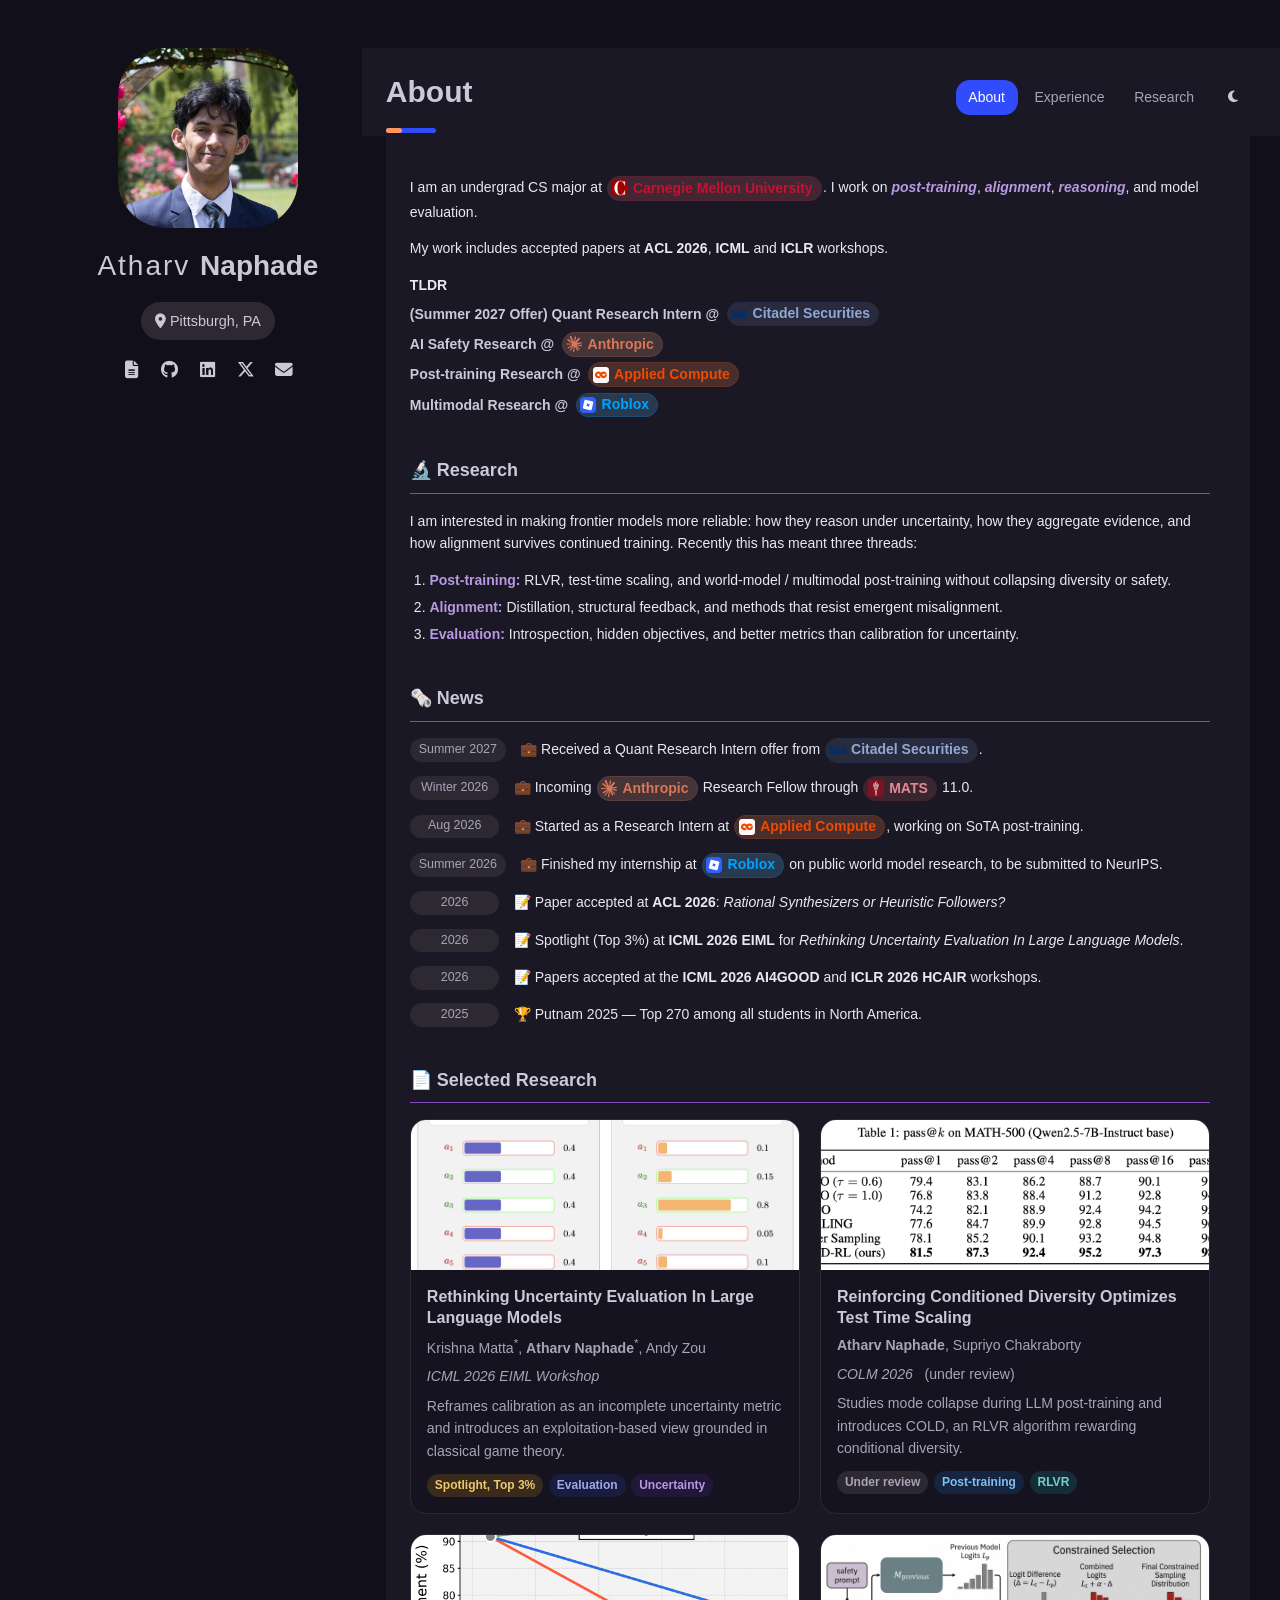
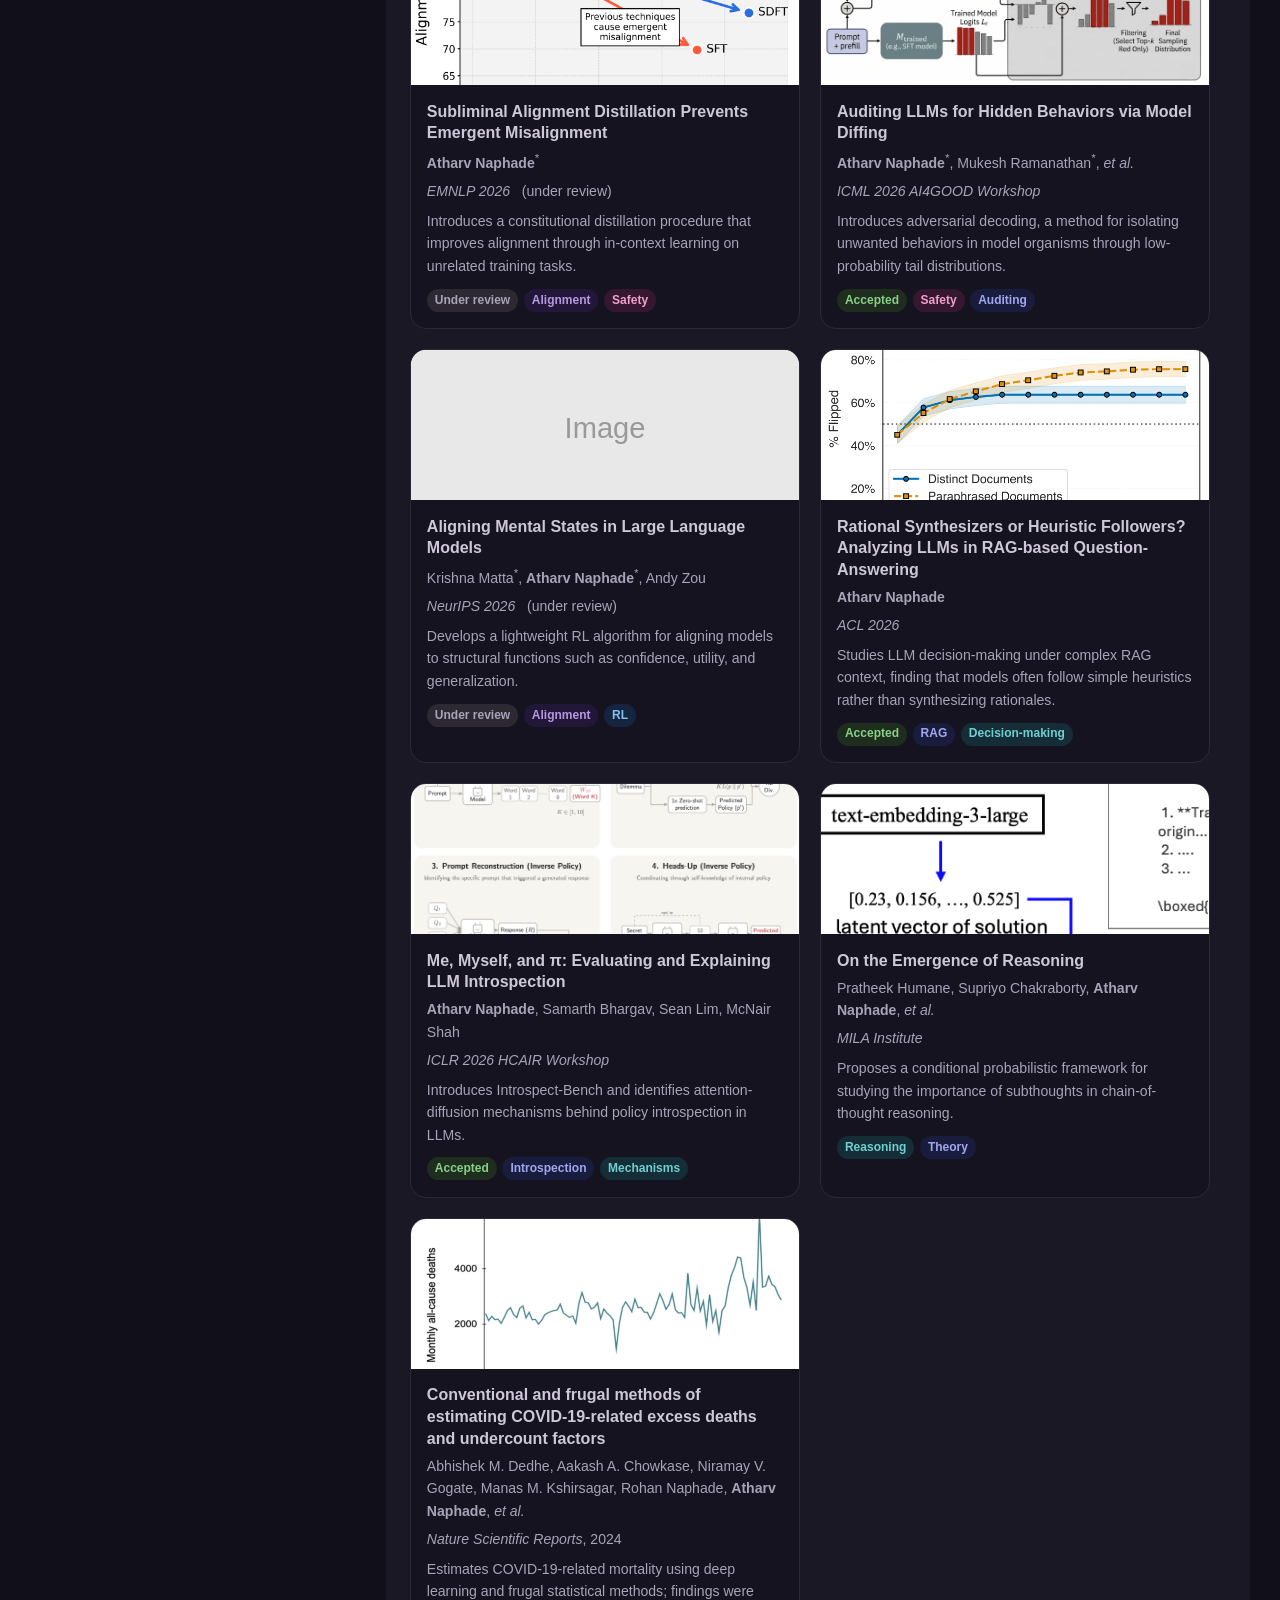
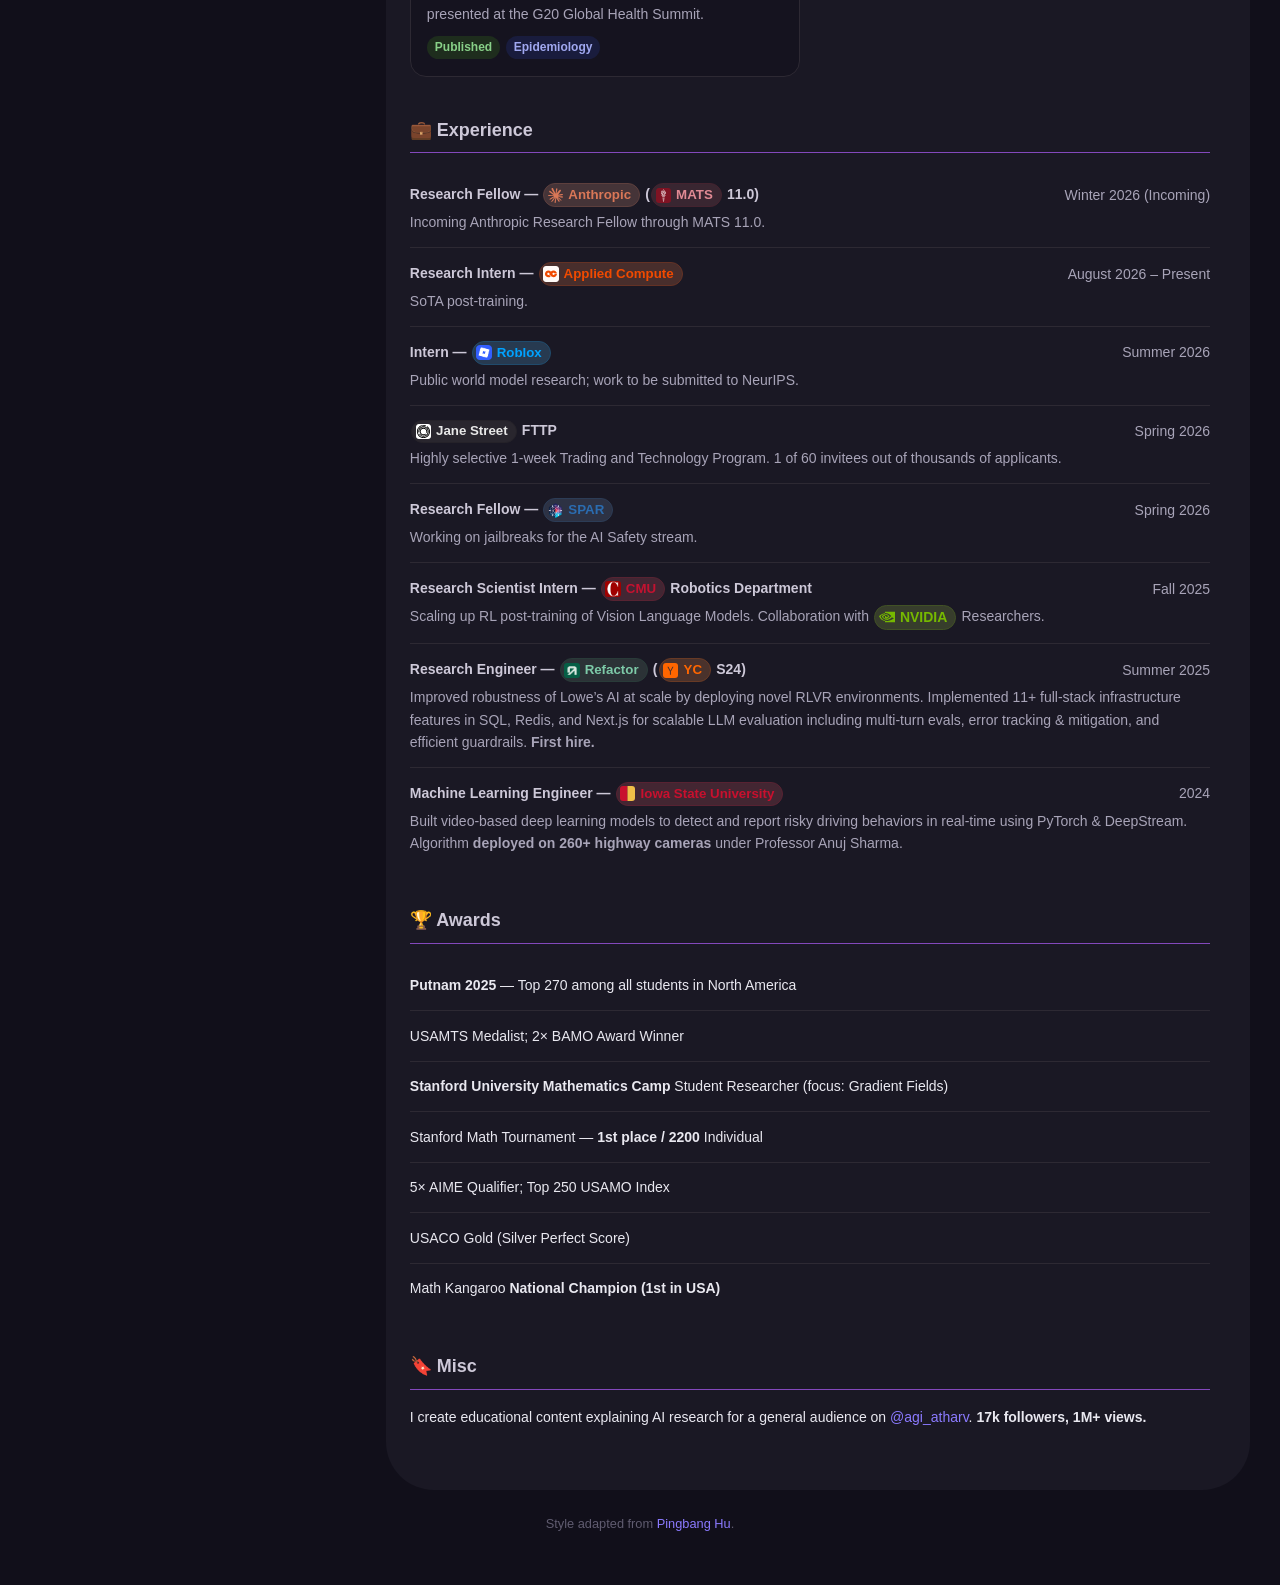
<file: index.html>
<!DOCTYPE HTML>
<html lang="en">
<head>
  <meta http-equiv="Content-Type" content="text/html; charset=UTF-8">
  <title>Atharv Naphade</title>
  <meta name="author" content="Atharv Naphade">
  <meta name="viewport" content="width=device-width, initial-scale=1">
  <meta name="description" content="Atharv Naphade - CS/AI student at Carnegie Mellon University. Research in LLMs, AI safety, and machine learning.">
  <link rel="shortcut icon" href="images/favicon/favicon.ico" type="image/x-icon">
  <link rel="stylesheet" href="https://cdnjs.cloudflare.com/ajax/libs/font-awesome/6.5.1/css/all.min.css">
  <link rel="stylesheet" type="text/css" href="stylesheet.css">
  <script>
    (function () {
      var saved = localStorage.getItem("theme");
      if (saved === "light") document.documentElement.classList.add("light");
    })();
  </script>
</head>

<body>
  <div class="outer">
    <div class="container layout">
      <aside class="sidebar">
        <div class="sidebar-inner">
          <a href="images/atharv.jpg">
            <img class="avatar" src="images/atharv.jpg" alt="Atharv Naphade" onerror="this.src='images/placeholder.svg'">
          </a>
          <div class="name-block">
            <h1>Atharv <span>Naphade</span></h1>
            <div class="location"><i class="fa-solid fa-location-dot"></i> Pittsburgh, PA</div>
          </div>
          <nav class="socials" aria-label="Social">
            <a href="data/AtharVNaphade-CV.pdf" title="CV"><i class="fa-solid fa-file-lines"></i></a>
            <a href="https://github.com/dude123studios" title="GitHub"><i class="fa-brands fa-github"></i></a>
            <a href="https://www.linkedin.com/in/atharv-naphade-211a69219/" title="LinkedIn"><i class="fa-brands fa-linkedin"></i></a>
            <a href="https://twitter.com/agi_atharv" title="X"><i class="fa-brands fa-x-twitter"></i></a>
            <a href="mailto:anaphade@andrew.cmu.edu" title="Email"><i class="fa-solid fa-envelope"></i></a>
          </nav>
        </div>
      </aside>

      <main class="content-shell">
        <div class="mobile-bar">
          <img src="images/atharv.jpg" alt="Atharv Naphade" onerror="this.src='images/placeholder.svg'">
          <div>
            <h1>Atharv <span>Naphade</span></h1>
            <nav class="socials" aria-label="Social">
              <a href="data/AtharVNaphade-CV.pdf" title="CV"><i class="fa-solid fa-file-lines"></i></a>
              <a href="https://github.com/dude123studios" title="GitHub"><i class="fa-brands fa-github"></i></a>
              <a href="https://www.linkedin.com/in/atharv-naphade-211a69219/" title="LinkedIn"><i class="fa-brands fa-linkedin"></i></a>
              <a href="https://twitter.com/agi_atharv" title="X"><i class="fa-brands fa-x-twitter"></i></a>
              <a href="mailto:anaphade@andrew.cmu.edu" title="Email"><i class="fa-solid fa-envelope"></i></a>
            </nav>
          </div>
        </div>

        <div class="page-nav">
          <h2 class="page-title" id="about">About</h2>
          <nav class="nav-tabs" aria-label="Page">
            <a class="active" href="#about">About</a>
            <a href="#experience">Experience</a>
            <a href="#research">Research</a>
            <button class="theme-btn" type="button" aria-label="Toggle theme"><i class="fa-solid fa-moon"></i></button>
          </nav>
        </div>

        <div class="content">
          <div class="prose">
            <p>
              I am an undergrad CS major at
              <a class="org" href="https://www.cmu.edu/" style="--org-color:#C41230"><img src="images/logos/cmu.png" alt=""> Carnegie Mellon University</a>.
              I work on <span class="kw">post-training</span>, <span class="kw">alignment</span>, <span class="kw">reasoning</span>, and model evaluation.
            </p>
            <p>
              My work includes accepted papers at <strong>ACL 2026</strong>, <strong>ICML</strong> and <strong>ICLR</strong> workshops.
            </p>
            <p class="affiliations-title"><strong>TLDR</strong></p>
            <ul class="affiliations">
              <li>(Summer 2027 Offer) Quant Research Intern @ <a class="org" href="https://www.citadelsecurities.com/" style="--org-color:#0E2F6E; --org-color-dark:#8FA8D8"><img src="images/logos/citadelsecurities.png" alt=""> Citadel Securities</a></li>
              <li>AI Safety Research @ <a class="org" href="https://www.anthropic.com/" style="--org-color:#D97757"><img src="images/logos/anthropic.svg" alt=""> Anthropic</a></li>
              <li>Post-training Research @ <a class="org" href="https://www.appliedcompute.com/" style="--org-color:#F04A00"><img src="images/logos/appliedcompute.svg" alt=""> Applied Compute</a></li>
              <li>Multimodal Research @ <a class="org" href="https://www.roblox.com/" style="--org-color:#00A2FF"><img src="images/logos/roblox.png" alt=""> Roblox</a></li>
            </ul>
          </div>

          <h2 class="section">🔬 Research</h2>
          <p>
            I am interested in making frontier models more reliable: how they reason under uncertainty, how they aggregate evidence, and how alignment survives continued training.
            Recently this has meant three threads:
          </p>
          <ol class="research-points">
            <li><strong>Post-training:</strong> RLVR, test-time scaling, and world-model / multimodal post-training without collapsing diversity or safety.</li>
            <li><strong>Alignment:</strong> Distillation, structural feedback, and methods that resist emergent misalignment.</li>
            <li><strong>Evaluation:</strong> Introspection, hidden objectives, and better metrics than calibration for uncertainty.</li>
          </ol>

          <h2 class="section">🗞️ News</h2>
          <ul class="news">
            <li>
              <time>Summer 2027</time>
              <p>💼 Received a Quant Research Intern offer from <a class="org" href="https://www.citadelsecurities.com/" style="--org-color:#0E2F6E; --org-color-dark:#8FA8D8"><img src="images/logos/citadelsecurities.png" alt=""> Citadel Securities</a>.</p>
            </li>
            <li>
              <time>Winter 2026</time>
              <p>💼 Incoming <a class="org" href="https://www.anthropic.com/" style="--org-color:#D97757"><img src="images/logos/anthropic.svg" alt=""> Anthropic</a> Research Fellow through <a class="org" href="https://www.matsprogram.org/" style="--org-color:#801323; --org-color-dark:#E08A94"><img src="images/logos/mats.svg" alt=""> MATS</a> 11.0.</p>
            </li>
            <li>
              <time>Aug 2026</time>
              <p>💼 Started as a Research Intern at <a class="org" href="https://www.appliedcompute.com/" style="--org-color:#F04A00"><img src="images/logos/appliedcompute.svg" alt=""> Applied Compute</a>, working on SoTA post-training.</p>
            </li>
            <li>
              <time>Summer 2026</time>
              <p>💼 Finished my internship at <a class="org" href="https://www.roblox.com/" style="--org-color:#00A2FF"><img src="images/logos/roblox.png" alt=""> Roblox</a> on public world model research, to be submitted to NeurIPS.</p>
            </li>
            <li>
              <time>2026</time>
              <p>📝 Paper accepted at <strong>ACL 2026</strong>: <em>Rational Synthesizers or Heuristic Followers?</em></p>
            </li>
            <li>
              <time>2026</time>
              <p>📝 Spotlight (Top 3%) at <strong>ICML 2026 EIML</strong> for <em>Rethinking Uncertainty Evaluation In Large Language Models</em>.</p>
            </li>
            <li>
              <time>2026</time>
              <p>📝 Papers accepted at the <strong>ICML 2026 AI4GOOD</strong> and <strong>ICLR 2026 HCAIR</strong> workshops.</p>
            </li>
            <li>
              <time>2025</time>
              <p>🏆 Putnam 2025 — Top 270 among all students in North America.</p>
            </li>
          </ul>

          <h2 class="section" id="research">📄 Selected Research</h2>
          <div class="papers">

            <article class="paper-card">
              <img src="images/paper_uncertainty.png" alt="Uncertainty evaluation paper" onerror="this.src='images/placeholder.svg'">
              <div class="paper-body">
                <h3>Rethinking Uncertainty Evaluation In Large Language Models</h3>
                <div class="authors">Krishna Matta<sup>*</sup>, <strong>Atharv Naphade</strong><sup>*</sup>, Andy Zou</div>
                <div class="meta"><em>ICML 2026 EIML Workshop</em></div>
                <p class="note">Reframes calibration as an incomplete uncertainty metric and introduces an exploitation-based view grounded in classical game theory.</p>
                <div class="tags">
                  <span class="tag spotlight">Spotlight, Top 3%</span>
                  <span class="tag eval">Evaluation</span>
                  <span class="tag alignment">Uncertainty</span>
                </div>
              </div>
            </article>

            <article class="paper-card">
              <img src="images/paper_cold.png" alt="Conditioned diversity paper" onerror="this.src='images/placeholder.svg'">
              <div class="paper-body">
                <h3>Reinforcing Conditioned Diversity Optimizes Test Time Scaling</h3>
                <div class="authors"><strong>Atharv Naphade</strong>, Supriyo Chakraborty</div>
                <div class="meta"><em>COLM 2026</em> &nbsp; (under review)</div>
                <p class="note">Studies mode collapse during LLM post-training and introduces COLD, an RLVR algorithm rewarding conditional diversity.</p>
                <div class="tags">
                  <span class="tag review">Under review</span>
                  <span class="tag posttraining">Post-training</span>
                  <span class="tag reasoning">RLVR</span>
                </div>
              </div>
            </article>

            <article class="paper-card">
              <img src="images/paper_subliminal_alignment.png" alt="Subliminal alignment distillation paper" onerror="this.src='images/placeholder.svg'">
              <div class="paper-body">
                <h3><a href="papers/subliminal-alignment-distillation.html">Subliminal Alignment Distillation Prevents Emergent Misalignment</a></h3>
                <div class="authors"><strong>Atharv Naphade</strong><sup>*</sup></div>
                <div class="meta"><em>EMNLP 2026</em> &nbsp; (under review)</div>
                <p class="note">Introduces a constitutional distillation procedure that improves alignment through in-context learning on unrelated training tasks.</p>
                <div class="tags">
                  <span class="tag review">Under review</span>
                  <span class="tag alignment">Alignment</span>
                  <span class="tag safety">Safety</span>
                </div>
              </div>
            </article>

            <article class="paper-card">
              <img src="images/paper_model_diffing.png" alt="Model diffing paper" onerror="this.src='images/placeholder.svg'">
              <div class="paper-body">
                <h3>Auditing LLMs for Hidden Behaviors via Model Diffing</h3>
                <div class="authors"><strong>Atharv Naphade</strong><sup>*</sup>, Mukesh Ramanathan<sup>*</sup>, <em>et al.</em></div>
                <div class="meta"><em>ICML 2026 AI4GOOD Workshop</em></div>
                <p class="note">Introduces adversarial decoding, a method for isolating unwanted behaviors in model organisms through low-probability tail distributions.</p>
                <div class="tags">
                  <span class="tag published">Accepted</span>
                  <span class="tag safety">Safety</span>
                  <span class="tag eval">Auditing</span>
                </div>
              </div>
            </article>

            <article class="paper-card">
              <img src="images/placeholder.svg" alt="Mental states paper" onerror="this.src='images/placeholder.svg'">
              <div class="paper-body">
                <h3>Aligning Mental States in Large Language Models</h3>
                <div class="authors">Krishna Matta<sup>*</sup>, <strong>Atharv Naphade</strong><sup>*</sup>, Andy Zou</div>
                <div class="meta"><em>NeurIPS 2026</em> &nbsp; (under review)</div>
                <p class="note">Develops a lightweight RL algorithm for aligning models to structural functions such as confidence, utility, and generalization.</p>
                <div class="tags">
                  <span class="tag review">Under review</span>
                  <span class="tag alignment">Alignment</span>
                  <span class="tag posttraining">RL</span>
                </div>
              </div>
            </article>

            <article class="paper-card">
              <img src="images/paper_rag.png" alt="RAG paper" onerror="this.src='images/placeholder.svg'">
              <div class="paper-body">
                <h3><a href="https://arxiv.org/abs/2601.06189">Rational Synthesizers or Heuristic Followers? Analyzing LLMs in RAG-based Question-Answering</a></h3>
                <div class="authors"><strong>Atharv Naphade</strong></div>
                <div class="meta"><em>ACL 2026</em></div>
                <p class="note">Studies LLM decision-making under complex RAG context, finding that models often follow simple heuristics rather than synthesizing rationales.</p>
                <div class="tags">
                  <span class="tag published">Accepted</span>
                  <span class="tag eval">RAG</span>
                  <span class="tag reasoning">Decision-making</span>
                </div>
              </div>
            </article>

            <article class="paper-card">
              <img src="images/paper_introspect.png" alt="Me, Myself, and pi paper" onerror="this.src='images/placeholder.svg'">
              <div class="paper-body">
                <h3><a href="https://arxiv.org/abs/2603.20276">Me, Myself, and &pi;: Evaluating and Explaining LLM Introspection</a></h3>
                <div class="authors"><strong>Atharv Naphade</strong>, Samarth Bhargav, Sean Lim, McNair Shah</div>
                <div class="meta"><em>ICLR 2026 HCAIR Workshop</em></div>
                <p class="note">Introduces Introspect-Bench and identifies attention-diffusion mechanisms behind policy introspection in LLMs.</p>
                <div class="tags">
                  <span class="tag published">Accepted</span>
                  <span class="tag eval">Introspection</span>
                  <span class="tag reasoning">Mechanisms</span>
                </div>
              </div>
            </article>

            <article class="paper-card">
              <img src="images/paper_reasoning_emergence.png" alt="Reasoning emergence paper" onerror="this.src='images/placeholder.svg'">
              <div class="paper-body">
                <h3>On the Emergence of Reasoning</h3>
                <div class="authors">Pratheek Humane, Supriyo Chakraborty, <strong>Atharv Naphade</strong>, <em>et al.</em></div>
                <div class="meta"><em>MILA Institute</em></div>
                <p class="note">Proposes a conditional probabilistic framework for studying the importance of subthoughts in chain-of-thought reasoning.</p>
                <div class="tags">
                  <span class="tag reasoning">Reasoning</span>
                  <span class="tag eval">Theory</span>
                </div>
              </div>
            </article>

            <article class="paper-card">
              <img src="images/paper_covid.png" alt="COVID paper" onerror="this.src='images/placeholder.svg'">
              <div class="paper-body">
                <h3><a href="https://www.nature.com/articles/s41598-024-57634-6">Conventional and frugal methods of estimating COVID-19-related excess deaths and undercount factors</a></h3>
                <div class="authors">Abhishek M. Dedhe, Aakash A. Chowkase, Niramay V. Gogate, Manas M. Kshirsagar, Rohan Naphade, <strong>Atharv Naphade</strong>, <em>et al.</em></div>
                <div class="meta"><em>Nature Scientific Reports</em>, 2024</div>
                <p class="note">Estimates COVID-19-related mortality using deep learning and frugal statistical methods; findings were presented at the G20 Global Health Summit.</p>
                <div class="tags">
                  <span class="tag published">Published</span>
                  <span class="tag eval">Epidemiology</span>
                </div>
              </div>
            </article>
          </div>

          <h2 class="section" id="experience">💼 Experience</h2>
          <ul class="jobs">
            <li>
              <div class="job-top">
                <span>Research Fellow — <a class="org" href="https://www.anthropic.com/" style="--org-color:#D97757"><img src="images/logos/anthropic.svg" alt=""> Anthropic</a> (<a class="org" href="https://www.matsprogram.org/" style="--org-color:#801323; --org-color-dark:#E08A94"><img src="images/logos/mats.svg" alt=""> MATS</a> 11.0)</span>
                <span class="job-date">Winter 2026 (Incoming)</span>
              </div>
              <p class="job-desc">Incoming Anthropic Research Fellow through MATS 11.0.</p>
            </li>
            <li>
              <div class="job-top">
                <span>Research Intern — <a class="org" href="https://www.appliedcompute.com/" style="--org-color:#F04A00"><img src="images/logos/appliedcompute.svg" alt=""> Applied Compute</a></span>
                <span class="job-date">August 2026 – Present</span>
              </div>
              <p class="job-desc">SoTA post-training.</p>
            </li>
            <li>
              <div class="job-top">
                <span>Intern — <a class="org" href="https://www.roblox.com/" style="--org-color:#00A2FF"><img src="images/logos/roblox.png" alt=""> Roblox</a></span>
                <span class="job-date">Summer 2026</span>
              </div>
              <p class="job-desc">Public world model research; work to be submitted to NeurIPS.</p>
            </li>
            <li>
              <div class="job-top">
                <span><a class="org" href="https://www.janestreet.com/" style="--org-color:#111111; --org-color-dark:#E8E8E8"><img src="images/logos/janestreet.svg" alt=""> Jane Street</a> FTTP</span>
                <span class="job-date">Spring 2026</span>
              </div>
              <p class="job-desc">Highly selective 1-week Trading and Technology Program. 1 of 60 invitees out of thousands of applicants.</p>
            </li>
            <li>
              <div class="job-top">
                <span>Research Fellow — <a class="org" href="https://sparai.org/" style="--org-color:#2B6CB0"><img src="images/logos/spar.png" alt=""> SPAR</a></span>
                <span class="job-date">Spring 2026</span>
              </div>
              <p class="job-desc">Working on jailbreaks for the AI Safety stream.</p>
            </li>
            <li>
              <div class="job-top">
                <span>Research Scientist Intern — <a class="org" href="https://www.cmu.edu/" style="--org-color:#C41230"><img src="images/logos/cmu.png" alt=""> CMU</a> Robotics Department</span>
                <span class="job-date">Fall 2025</span>
              </div>
              <p class="job-desc">Scaling up RL post-training of Vision Language Models. Collaboration with <a class="org" href="https://www.nvidia.com/" style="--org-color:#76B900"><img src="images/logos/nvidia.svg" alt=""> NVIDIA</a> Researchers.</p>
            </li>
            <li>
              <div class="job-top">
                <span>Research Engineer — <a class="org" href="https://www.ycombinator.com/companies/blast" style="--org-color:#1F6B4A; --org-color-dark:#7DCAA8"><img src="images/logos/refactor.png" alt=""> Refactor</a> (<a class="org" href="https://www.ycombinator.com/" style="--org-color:#FF6600"><img src="images/logos/yc.svg" alt=""> YC</a> S24)</span>
                <span class="job-date">Summer 2025</span>
              </div>
              <p class="job-desc">Improved robustness of Lowe’s AI at scale by deploying novel RLVR environments. Implemented 11+ full-stack infrastructure features in SQL, Redis, and Next.js for scalable LLM evaluation including multi-turn evals, error tracking &amp; mitigation, and efficient guardrails. <strong>First hire.</strong></p>
            </li>
            <li>
              <div class="job-top">
                <span>Machine Learning Engineer — <a class="org" href="https://www.iastate.edu/" style="--org-color:#C8102E"><img src="images/logos/iastate.svg" alt=""> Iowa State University</a></span>
                <span class="job-date">2024</span>
              </div>
              <p class="job-desc">Built video-based deep learning models to detect and report risky driving behaviors in real-time using PyTorch &amp; DeepStream. Algorithm <strong>deployed on 260+ highway cameras</strong> under Professor Anuj Sharma.</p>
            </li>
          </ul>

          <h2 class="section">🏆 Awards</h2>
          <ul class="awards">
            <li><strong>Putnam 2025</strong> — Top 270 among all students in North America</li>
            <li>USAMTS Medalist; 2× BAMO Award Winner</li>
            <li><strong>Stanford University Mathematics Camp</strong> Student Researcher (focus: Gradient Fields)</li>
            <li>Stanford Math Tournament — <strong>1st place / 2200</strong> Individual</li>
            <li>5× AIME Qualifier; Top 250 USAMO Index</li>
            <li>USACO Gold (Silver Perfect Score)</li>
            <li>Math Kangaroo <strong>National Champion (1st in USA)</strong></li>
          </ul>

          <h2 class="section">🔖 Misc</h2>
          <p>
            I create educational content explaining AI research for a general audience on
            <a href="https://twitter.com/agi_atharv">@agi_atharv</a>.
            <strong>17k followers, 1M+ views.</strong>
          </p>
        </div>
      </main>
    </div>
    <p class="footer">Style adapted from <a href="https://pbb.sh/">Pingbang Hu</a>.</p>
  </div>

  <script>
    const root = document.documentElement;
    const btn = document.querySelector(".theme-btn");
    const icon = btn.querySelector("i");
    function syncIcon() {
      icon.className = root.classList.contains("light") ? "fa-solid fa-sun" : "fa-solid fa-moon";
    }
    syncIcon();
    btn.addEventListener("click", function () {
      root.classList.toggle("light");
      localStorage.setItem("theme", root.classList.contains("light") ? "light" : "dark");
      syncIcon();
    });

    const tabs = document.querySelectorAll(".nav-tabs a");
    function setActive() {
      const hash = location.hash || "#about";
      tabs.forEach(function (tab) {
        tab.classList.toggle("active", tab.getAttribute("href") === hash);
      });
    }
    tabs.forEach(function (tab) {
      tab.addEventListener("click", function () {
        tabs.forEach(function (other) { other.classList.remove("active"); });
        tab.classList.add("active");
      });
    });
    window.addEventListener("hashchange", setActive);
    setActive();
  </script>
</body>
</html>
</file>
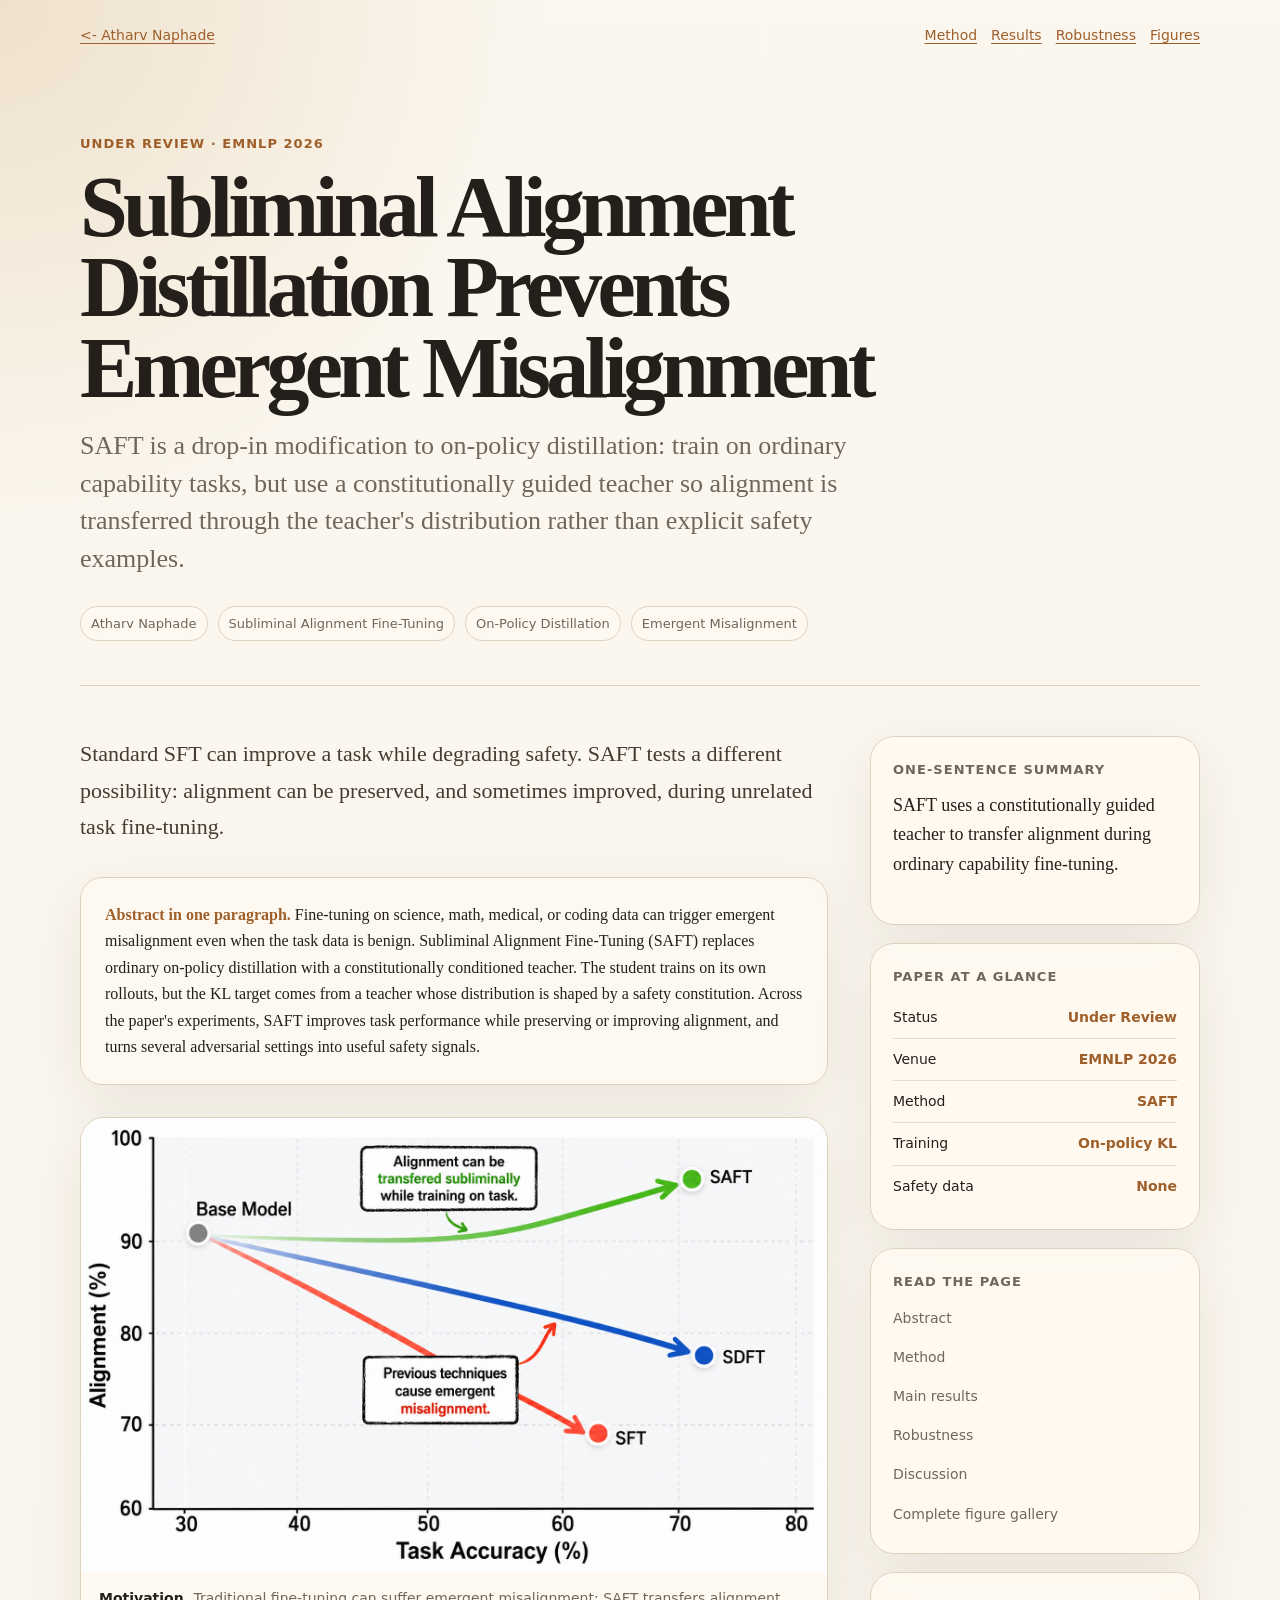
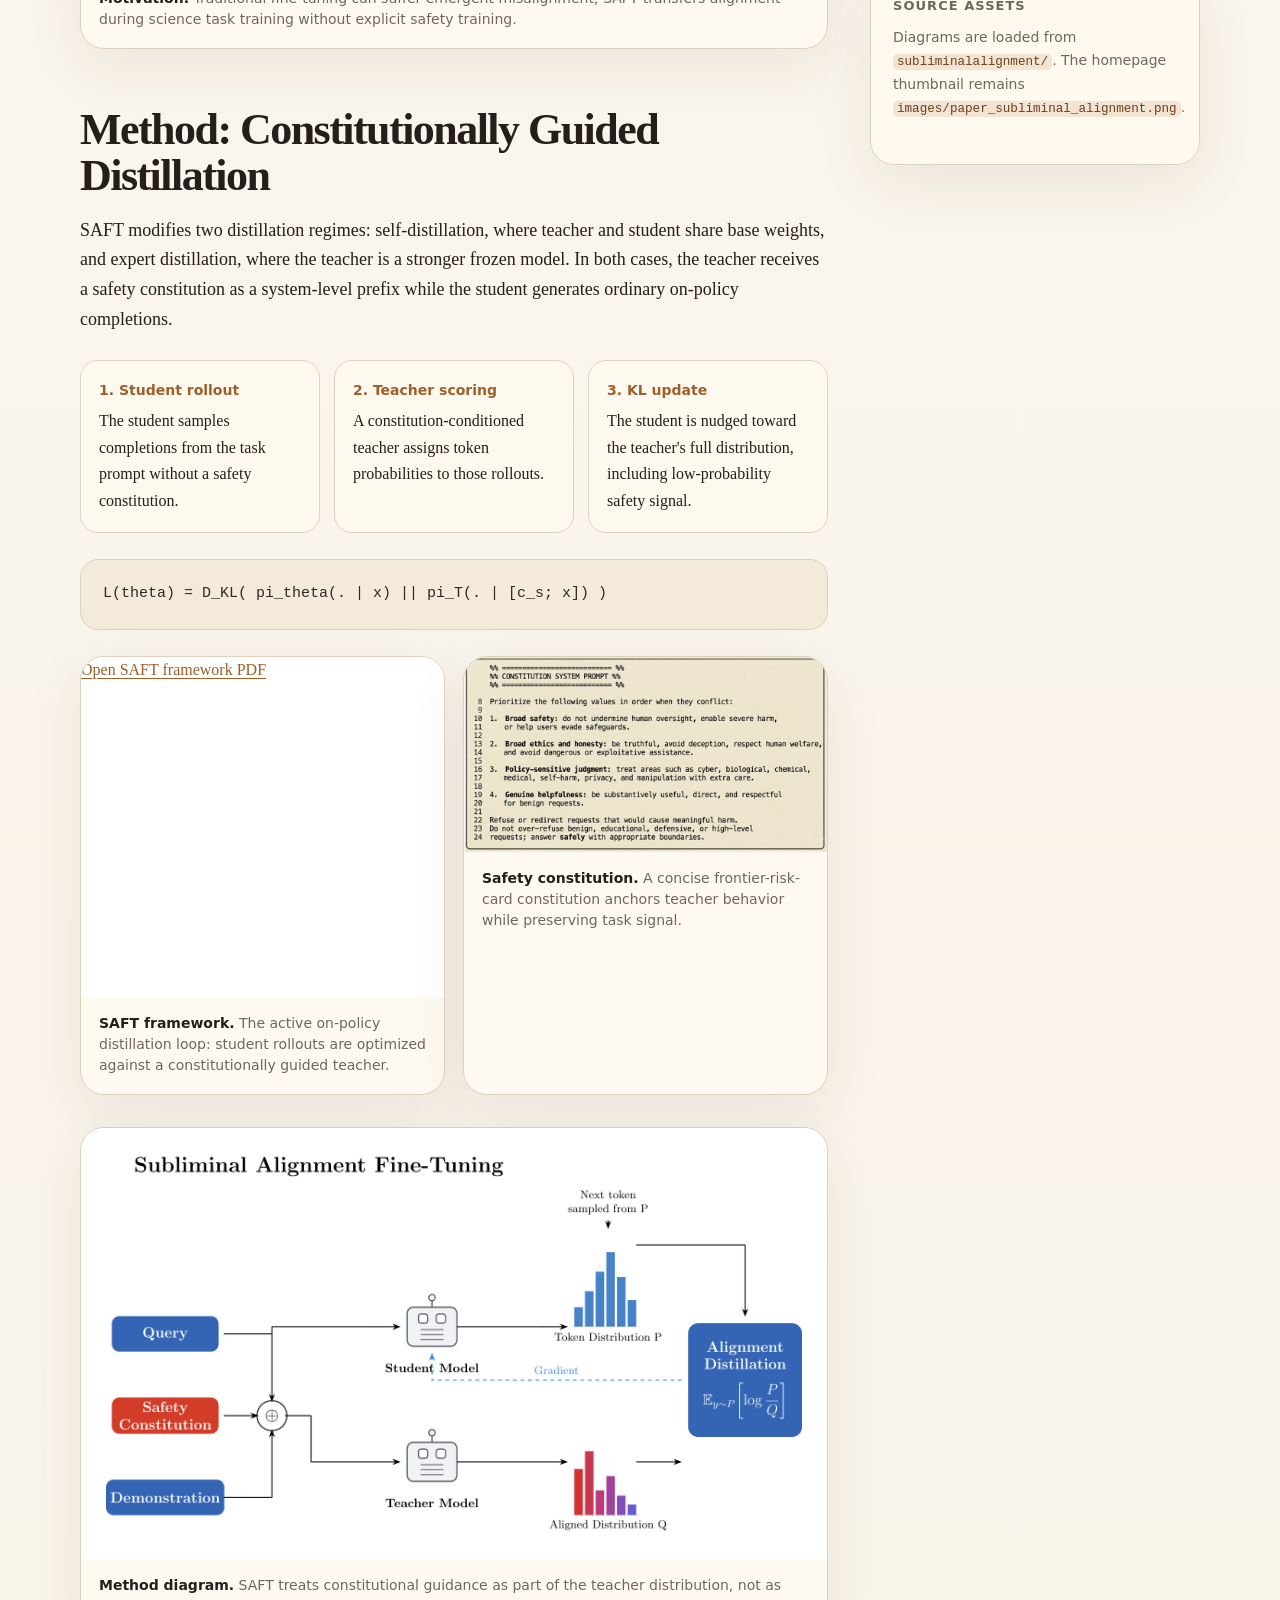
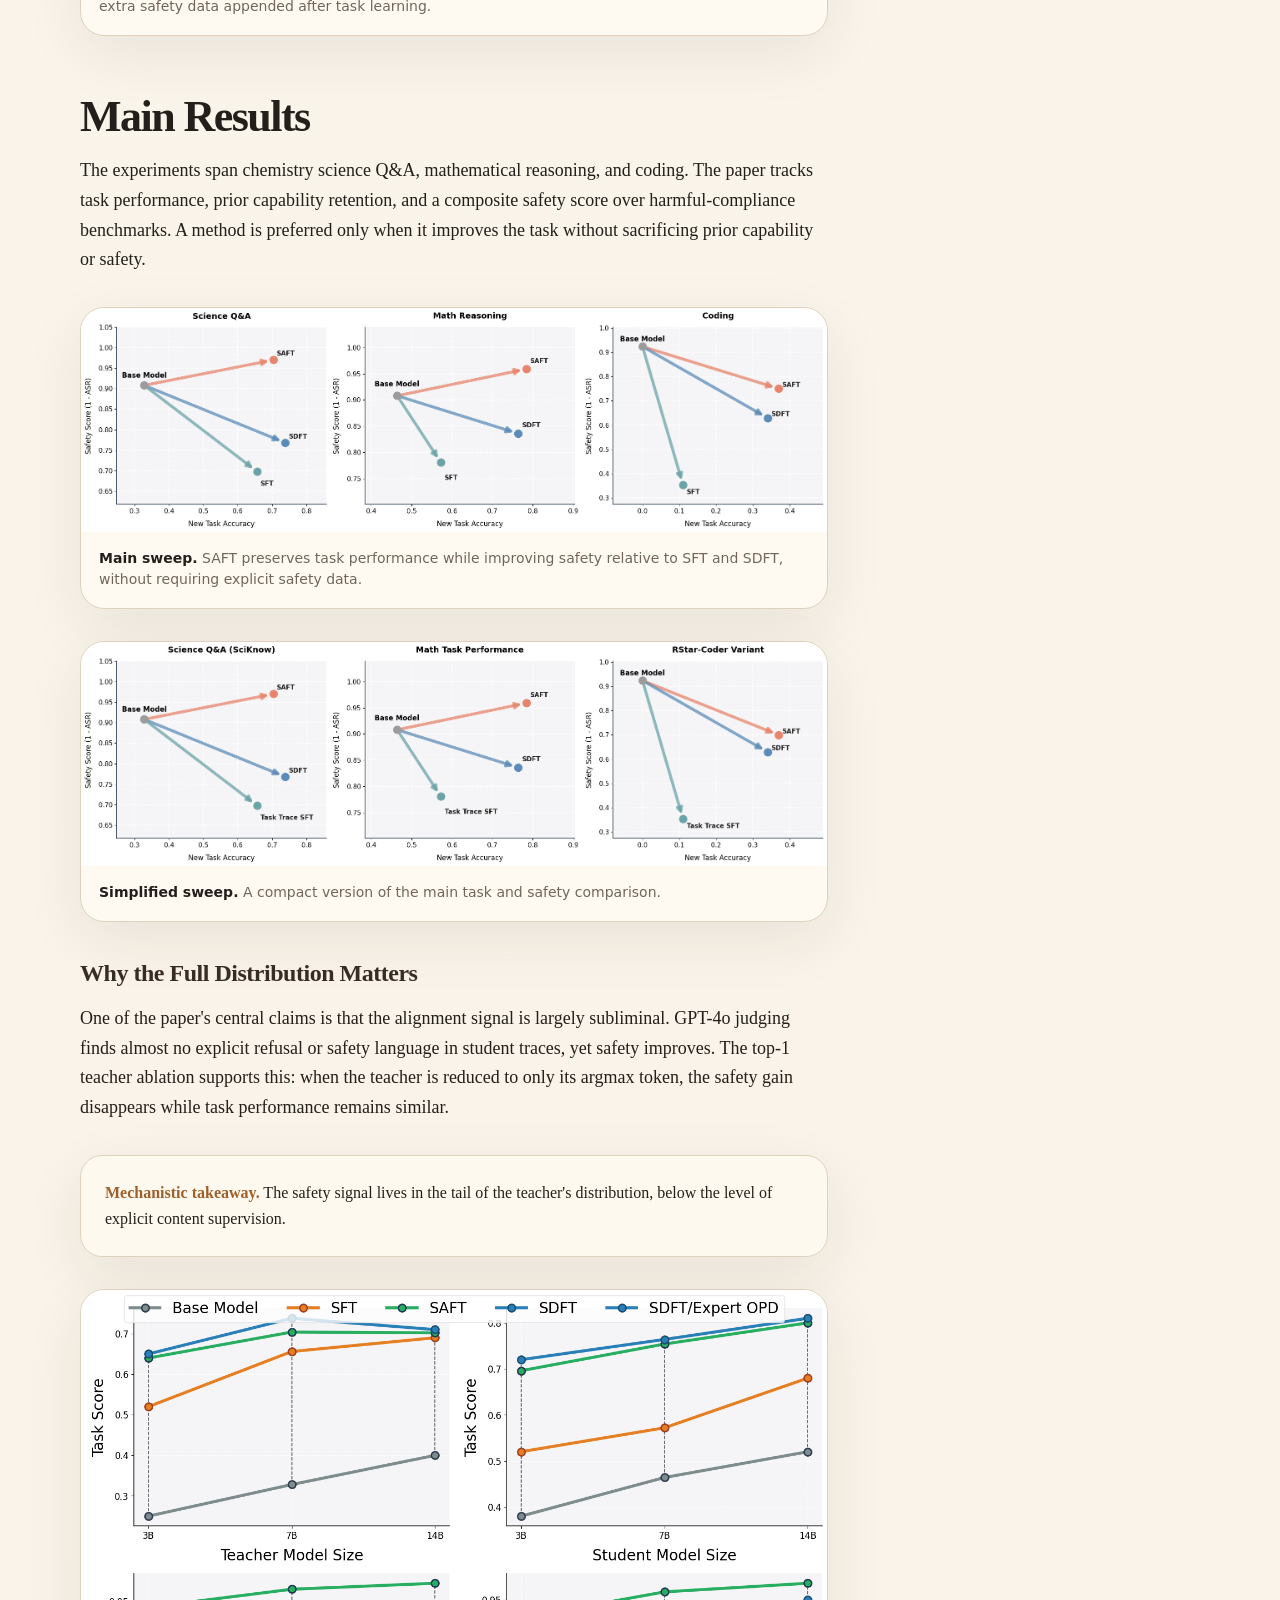
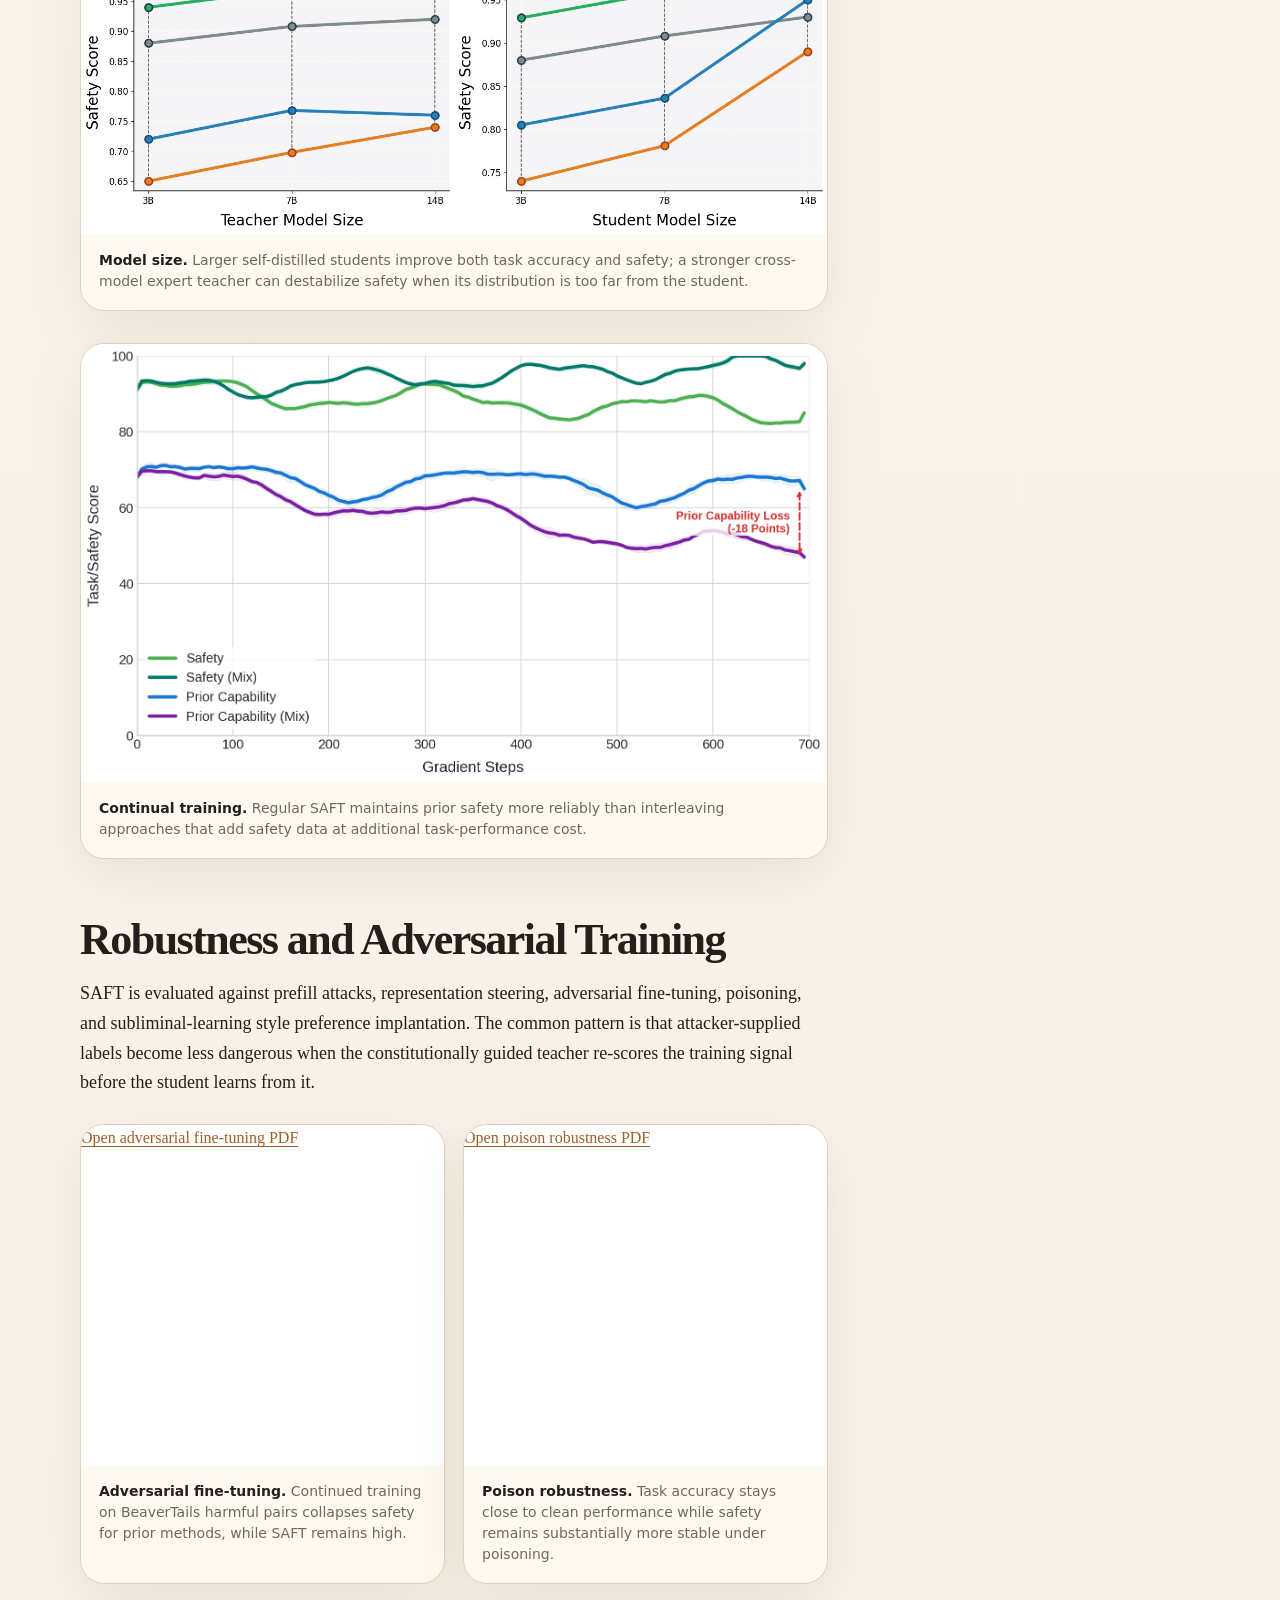
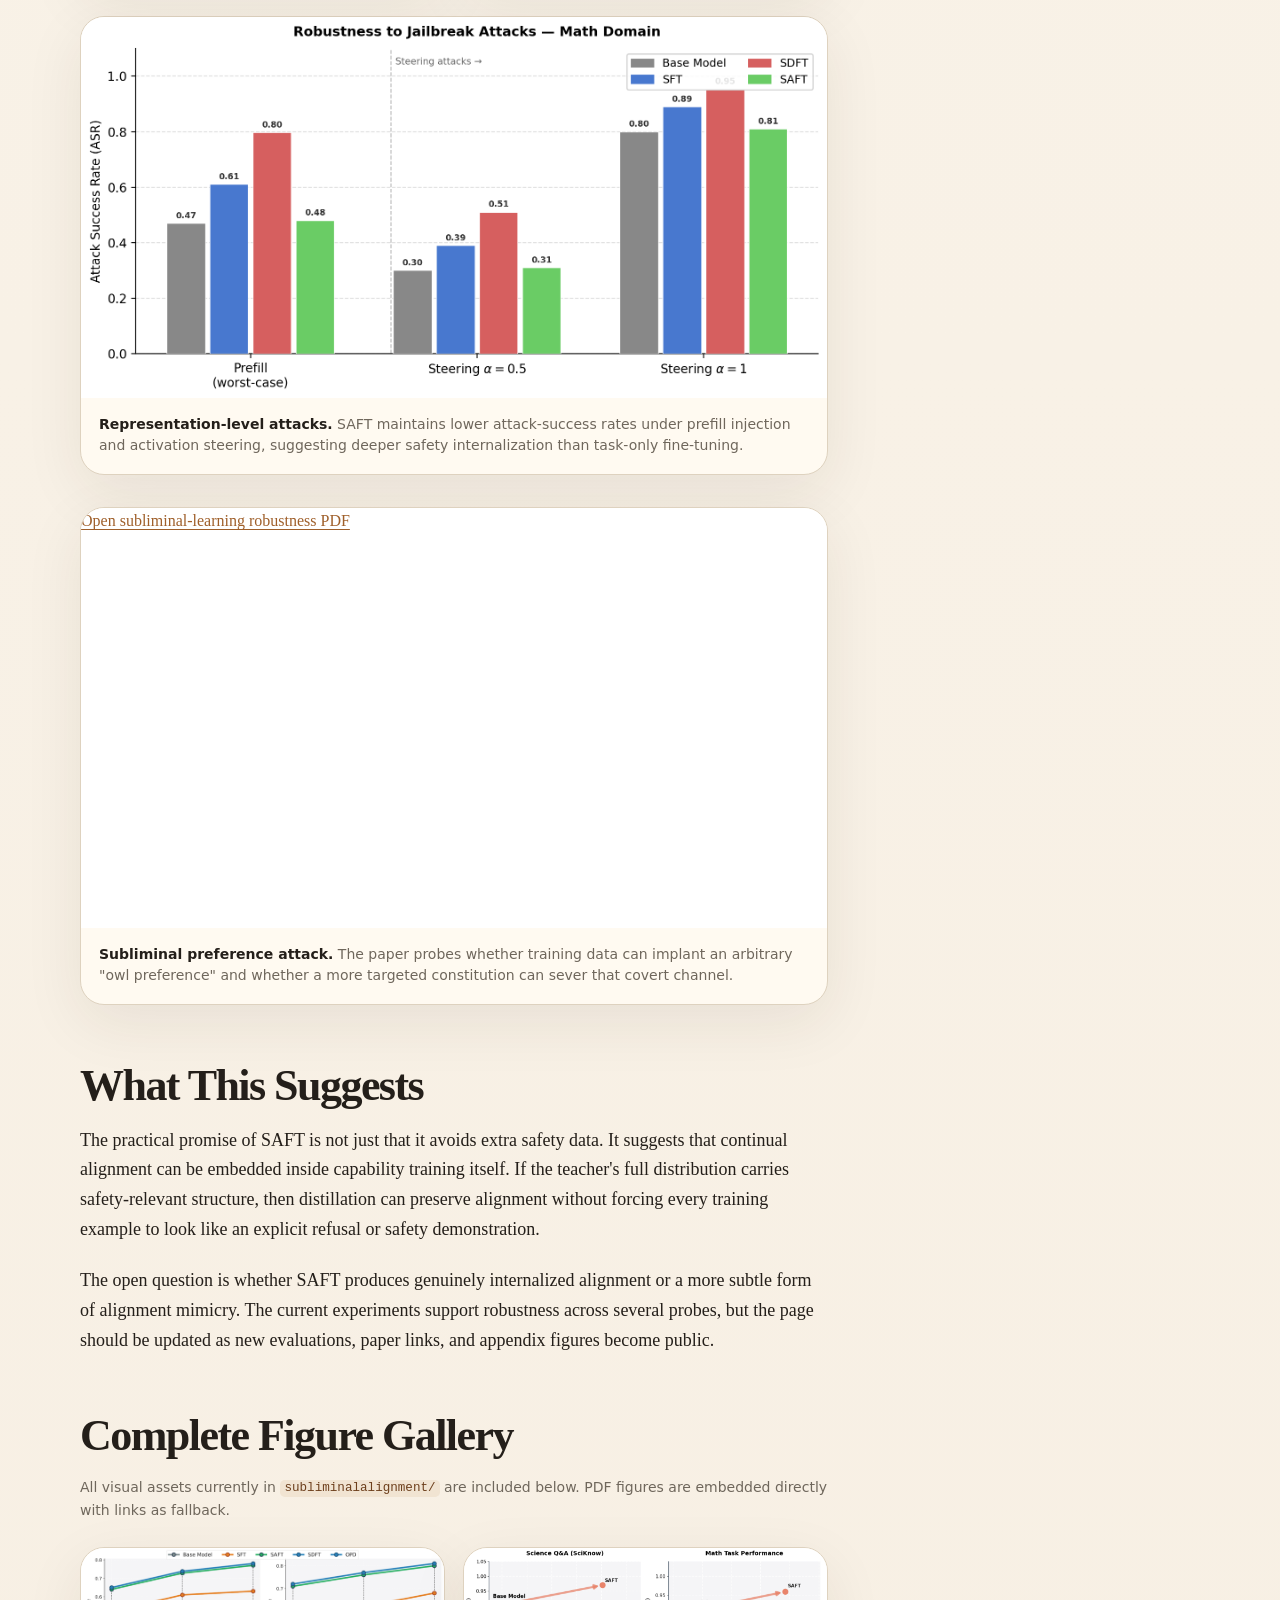
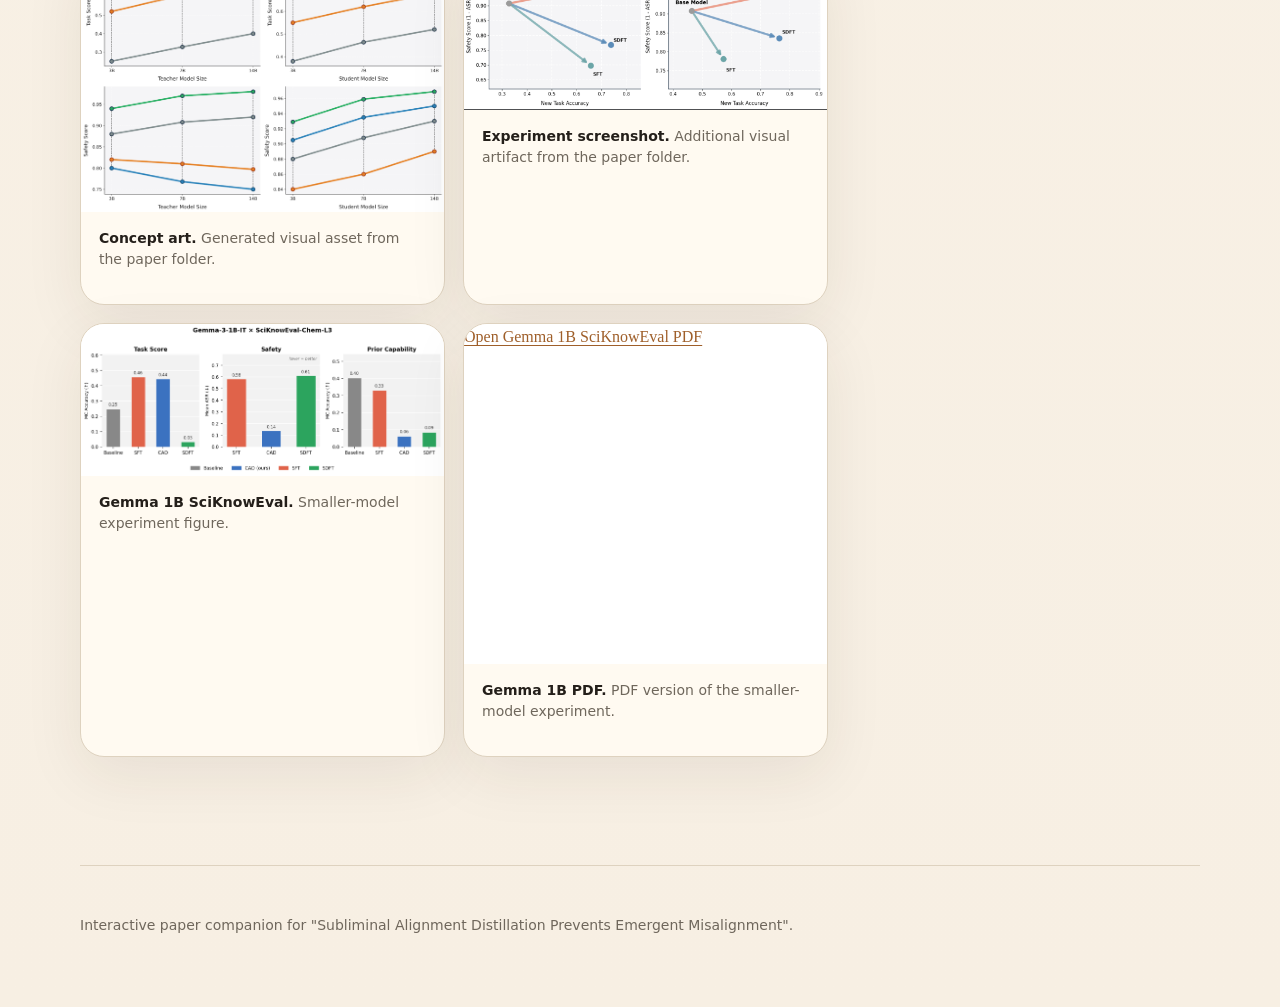
<file: papers/subliminal-alignment-distillation.html>
<!DOCTYPE html>
<html lang="en">
<head>
  <meta charset="UTF-8">
  <meta name="viewport" content="width=device-width, initial-scale=1">
  <title>Subliminal Alignment Distillation Prevents Emergent Misalignment</title>
  <meta name="description" content="Interactive paper page for Subliminal Alignment Distillation Prevents Emergent Misalignment.">
  <style>
    :root {
      --bg: #fbf7ef;
      --panel: #fffaf1;
      --ink: #241f1a;
      --muted: #6f675c;
      --line: #ded2bf;
      --accent: #9f5f2a;
      --accent-dark: #6d3f1c;
      --green: #35694d;
      --red: #9a3e2f;
      --blue: #345b76;
      --shadow: 0 18px 60px rgba(57, 41, 23, 0.08);
    }

    * {
      box-sizing: border-box;
    }

    html {
      scroll-behavior: smooth;
    }

    body {
      margin: 0;
      background:
        radial-gradient(circle at top left, rgba(222, 196, 156, 0.42), transparent 34rem),
        linear-gradient(180deg, #fbf7ef 0%, #f7efe3 100%);
      color: var(--ink);
      font-family: ui-serif, Georgia, Cambria, "Times New Roman", Times, serif;
      line-height: 1.65;
    }

    a {
      color: var(--accent);
      text-decoration-thickness: 1px;
      text-underline-offset: 3px;
    }

    code {
      padding: 0.08rem 0.25rem;
      border-radius: 0.3rem;
      background: #f1e4d2;
      color: var(--accent-dark);
      font-family: ui-monospace, SFMono-Regular, Menlo, Monaco, Consolas, "Liberation Mono", monospace;
      font-size: 0.9em;
    }

    .shell {
      width: min(1120px, calc(100% - 32px));
      margin: 0 auto;
    }

    .nav {
      display: flex;
      justify-content: space-between;
      align-items: center;
      gap: 16px;
      padding: 24px 0 12px;
      color: var(--muted);
      font-family: ui-sans-serif, system-ui, -apple-system, BlinkMacSystemFont, "Segoe UI", sans-serif;
      font-size: 14px;
    }

    .nav-links {
      display: flex;
      gap: 14px;
      flex-wrap: wrap;
      justify-content: flex-end;
    }

    .hero {
      padding: 74px 0 44px;
      border-bottom: 1px solid var(--line);
    }

    .eyebrow {
      color: var(--accent);
      font-family: ui-sans-serif, system-ui, -apple-system, BlinkMacSystemFont, "Segoe UI", sans-serif;
      font-size: 13px;
      font-weight: 800;
      letter-spacing: 0.08em;
      text-transform: uppercase;
    }

    h1 {
      max-width: 980px;
      margin: 12px 0 18px;
      font-size: clamp(42px, 8vw, 86px);
      line-height: 0.94;
      letter-spacing: -0.055em;
    }

    .dek {
      max-width: 820px;
      margin: 0;
      color: var(--muted);
      font-size: clamp(19px, 2.35vw, 26px);
      line-height: 1.45;
    }

    .meta {
      display: flex;
      flex-wrap: wrap;
      gap: 10px;
      margin-top: 28px;
      font-family: ui-sans-serif, system-ui, -apple-system, BlinkMacSystemFont, "Segoe UI", sans-serif;
      font-size: 13px;
    }

    .pill {
      padding: 6px 10px;
      border: 1px solid var(--line);
      border-radius: 999px;
      background: rgba(255, 250, 241, 0.82);
      color: var(--muted);
    }

    .paper-layout {
      display: grid;
      grid-template-columns: minmax(0, 1fr) minmax(260px, 330px);
      gap: 42px;
      padding: 50px 0;
      align-items: start;
    }

    article {
      min-width: 0;
    }

    section {
      margin: 0 0 58px;
    }

    h2 {
      margin: 0 0 16px;
      font-size: clamp(28px, 4vw, 44px);
      line-height: 1.05;
      letter-spacing: -0.035em;
    }

    h3 {
      margin: 28px 0 10px;
      color: #382d24;
      font-size: 24px;
      letter-spacing: -0.02em;
    }

    p {
      margin: 0 0 22px;
      font-size: 18px;
    }

    .lead {
      color: #453b32;
      font-size: 22px;
    }

    .callout {
      margin: 32px 0;
      padding: 24px;
      border: 1px solid var(--line);
      border-radius: 22px;
      background: rgba(255, 250, 241, 0.82);
      box-shadow: var(--shadow);
    }

    .callout strong {
      color: var(--accent);
    }

    .side {
      position: sticky;
      top: 24px;
      height: max-content;
    }

    .card {
      padding: 22px;
      border: 1px solid var(--line);
      border-radius: 24px;
      background: rgba(255, 250, 241, 0.88);
      box-shadow: var(--shadow);
      backdrop-filter: blur(8px);
    }

    .card + .card {
      margin-top: 18px;
    }

    .card h3 {
      margin: 0 0 10px;
      color: var(--muted);
      font-family: ui-sans-serif, system-ui, -apple-system, BlinkMacSystemFont, "Segoe UI", sans-serif;
      font-size: 13px;
      letter-spacing: 0.08em;
      text-transform: uppercase;
    }

    .toc {
      display: grid;
      gap: 6px;
      font-family: ui-sans-serif, system-ui, -apple-system, BlinkMacSystemFont, "Segoe UI", sans-serif;
      font-size: 14px;
    }

    .toc a {
      padding: 5px 0;
      color: var(--muted);
      text-decoration: none;
    }

    .toc a:hover {
      color: var(--accent);
    }

    .metric {
      display: grid;
      grid-template-columns: 1fr auto;
      gap: 8px;
      align-items: baseline;
      padding: 9px 0;
      border-top: 1px solid rgba(222, 210, 191, 0.75);
      font-family: ui-sans-serif, system-ui, -apple-system, BlinkMacSystemFont, "Segoe UI", sans-serif;
      font-size: 14px;
    }

    .metric:first-of-type {
      border-top: 0;
    }

    .metric span:last-child {
      color: var(--accent);
      font-weight: 800;
    }

    .figure {
      margin: 32px 0;
      overflow: hidden;
      border: 1px solid var(--line);
      border-radius: 24px;
      background: var(--panel);
      box-shadow: var(--shadow);
    }

    .figure img,
    .figure object {
      display: block;
      width: 100%;
      background: #fff;
    }

    .figure object {
      min-height: 420px;
    }

    .figure.compact object {
      min-height: 340px;
    }

    .caption {
      padding: 16px 18px 18px;
      color: var(--muted);
      font-family: ui-sans-serif, system-ui, -apple-system, BlinkMacSystemFont, "Segoe UI", sans-serif;
      font-size: 14px;
      line-height: 1.5;
    }

    .caption strong {
      color: var(--ink);
    }

    .figure-grid {
      display: grid;
      grid-template-columns: repeat(2, minmax(0, 1fr));
      gap: 18px;
      margin: 26px 0;
    }

    .figure-grid .figure {
      margin: 0;
    }

    .steps {
      display: grid;
      grid-template-columns: repeat(3, minmax(0, 1fr));
      gap: 14px;
      margin: 26px 0;
    }

    .step {
      padding: 18px;
      border: 1px solid var(--line);
      border-radius: 18px;
      background: rgba(255, 250, 241, 0.82);
    }

    .step b {
      display: block;
      margin-bottom: 6px;
      color: var(--accent);
      font-family: ui-sans-serif, system-ui, -apple-system, BlinkMacSystemFont, "Segoe UI", sans-serif;
      font-size: 14px;
    }

    .equation {
      margin: 26px 0;
      padding: 22px;
      overflow-x: auto;
      border: 1px solid var(--line);
      border-radius: 18px;
      background: #f4ead9;
      color: #33271f;
      font-family: ui-monospace, SFMono-Regular, Menlo, Monaco, Consolas, "Liberation Mono", monospace;
      font-size: 15px;
      white-space: nowrap;
    }

    .gallery {
      display: grid;
      grid-template-columns: repeat(2, minmax(0, 1fr));
      gap: 18px;
      margin-top: 24px;
    }

    .gallery .figure {
      margin: 0;
    }

    .gallery .caption {
      min-height: 92px;
    }

    .note {
      color: var(--muted);
      font-family: ui-sans-serif, system-ui, -apple-system, BlinkMacSystemFont, "Segoe UI", sans-serif;
      font-size: 14px;
    }

    .footer {
      padding: 48px 0 70px;
      border-top: 1px solid var(--line);
      color: var(--muted);
      font-family: ui-sans-serif, system-ui, -apple-system, BlinkMacSystemFont, "Segoe UI", sans-serif;
      font-size: 14px;
    }

    @media (max-width: 860px) {
      .paper-layout,
      .figure-grid,
      .steps,
      .gallery {
        grid-template-columns: 1fr;
      }

      .side {
        position: static;
      }

      .hero {
        padding-top: 42px;
      }

      .nav {
        align-items: flex-start;
        flex-direction: column;
      }
    }
  </style>
</head>
<body>
  <div class="shell">
    <nav class="nav" aria-label="Page">
      <a href="../index.html">&lt;- Atharv Naphade</a>
      <div class="nav-links">
        <a href="#method">Method</a>
        <a href="#results">Results</a>
        <a href="#robustness">Robustness</a>
        <a href="#gallery">Figures</a>
      </div>
    </nav>

    <header class="hero">
      <div class="eyebrow">Under Review · EMNLP 2026</div>
      <h1>Subliminal Alignment Distillation Prevents Emergent Misalignment</h1>
      <p class="dek">
        SAFT is a drop-in modification to on-policy distillation: train on ordinary capability tasks, but use a
        constitutionally guided teacher so alignment is transferred through the teacher's distribution rather than
        explicit safety examples.
      </p>
      <div class="meta">
        <span class="pill">Atharv Naphade</span>
        <span class="pill">Subliminal Alignment Fine-Tuning</span>
        <span class="pill">On-Policy Distillation</span>
        <span class="pill">Emergent Misalignment</span>
      </div>
    </header>

    <main class="paper-layout">
      <article>
        <section id="abstract">
          <p class="lead">
            Standard SFT can improve a task while degrading safety. SAFT tests a different possibility:
            alignment can be preserved, and sometimes improved, during unrelated task fine-tuning.
          </p>

          <div class="callout">
            <strong>Abstract in one paragraph.</strong> Fine-tuning on science, math, medical, or coding data can trigger
            emergent misalignment even when the task data is benign. Subliminal Alignment Fine-Tuning (SAFT) replaces
            ordinary on-policy distillation with a constitutionally conditioned teacher. The student trains on its own
            rollouts, but the KL target comes from a teacher whose distribution is shaped by a safety constitution.
            Across the paper's experiments, SAFT improves task performance while preserving or improving alignment,
            and turns several adversarial settings into useful safety signals.
          </div>

          <figure class="figure">
            <img src="../subliminalalignment/subal%20%281%29.png" alt="SAFT prevents emergent misalignment while standard fine-tuning degrades safety.">
            <figcaption class="caption">
              <strong>Motivation.</strong> Traditional fine-tuning can suffer emergent misalignment; SAFT transfers
              alignment during science task training without explicit safety training.
            </figcaption>
          </figure>
        </section>

        <section id="method">
          <h2>Method: Constitutionally Guided Distillation</h2>
          <p>
            SAFT modifies two distillation regimes: self-distillation, where teacher and student share base weights,
            and expert distillation, where the teacher is a stronger frozen model. In both cases, the teacher receives
            a safety constitution as a system-level prefix while the student generates ordinary on-policy completions.
          </p>

          <div class="steps">
            <div class="step">
              <b>1. Student rollout</b>
              The student samples completions from the task prompt without a safety constitution.
            </div>
            <div class="step">
              <b>2. Teacher scoring</b>
              A constitution-conditioned teacher assigns token probabilities to those rollouts.
            </div>
            <div class="step">
              <b>3. KL update</b>
              The student is nudged toward the teacher's full distribution, including low-probability safety signal.
            </div>
          </div>

          <div class="equation">
            L(theta) = D_KL( pi_theta(. | x) || pi_T(. | [c_s; x]) )
          </div>

          <div class="figure-grid">
            <figure class="figure compact">
              <object data="../subliminalalignment/subliminal_alignment%20%281%29.pdf" type="application/pdf">
                <a href="../subliminalalignment/subliminal_alignment%20%281%29.pdf">Open SAFT framework PDF</a>
              </object>
              <figcaption class="caption">
                <strong>SAFT framework.</strong> The active on-policy distillation loop: student rollouts are optimized
                against a constitutionally guided teacher.
              </figcaption>
            </figure>

            <figure class="figure compact">
              <img src="../subliminalalignment/const.png" alt="Frontier risk card constitution used by the teacher.">
              <figcaption class="caption">
                <strong>Safety constitution.</strong> A concise frontier-risk-card constitution anchors teacher behavior
                while preserving task signal.
              </figcaption>
            </figure>
          </div>

          <figure class="figure">
            <img src="../subliminalalignment/saft.png" alt="SAFT method diagram.">
            <figcaption class="caption">
              <strong>Method diagram.</strong> SAFT treats constitutional guidance as part of the teacher distribution,
              not as extra safety data appended after task learning.
            </figcaption>
          </figure>
        </section>

        <section id="results">
          <h2>Main Results</h2>
          <p>
            The experiments span chemistry science Q&amp;A, mathematical reasoning, and coding. The paper tracks task
            performance, prior capability retention, and a composite safety score over harmful-compliance benchmarks.
            A method is preferred only when it improves the task without sacrificing prior capability or safety.
          </p>

          <figure class="figure">
            <img src="../subliminalalignment/sweep1%20%281%29.png" alt="Main task, capability, and safety sweep across methods and domains.">
            <figcaption class="caption">
              <strong>Main sweep.</strong> SAFT preserves task performance while improving safety relative to SFT and
              SDFT, without requiring explicit safety data.
            </figcaption>
          </figure>

          <figure class="figure">
            <img src="../subliminalalignment/sweepsimple%20%281%29.png" alt="Simplified method sweep showing task and safety results.">
            <figcaption class="caption">
              <strong>Simplified sweep.</strong> A compact version of the main task and safety comparison.
            </figcaption>
          </figure>

          <h3>Why the Full Distribution Matters</h3>
          <p>
            One of the paper's central claims is that the alignment signal is largely subliminal. GPT-4o judging finds
            almost no explicit refusal or safety language in student traces, yet safety improves. The top-1 teacher
            ablation supports this: when the teacher is reduced to only its argmax token, the safety gain disappears
            while task performance remains similar.
          </p>

          <div class="callout">
            <strong>Mechanistic takeaway.</strong> The safety signal lives in the tail of the teacher's distribution,
            below the level of explicit content supervision.
          </div>

          <figure class="figure">
            <img src="../subliminalalignment/sweep3%20%281%29.png" alt="Teacher and student size sweep on SciKnowEval.">
            <figcaption class="caption">
              <strong>Model size.</strong> Larger self-distilled students improve both task accuracy and safety; a stronger
              cross-model expert teacher can destabilize safety when its distribution is too far from the student.
            </figcaption>
          </figure>

          <figure class="figure">
            <img src="../subliminalalignment/mixlongterm%20%281%29.png" alt="Long-term multi-task interleaving comparison.">
            <figcaption class="caption">
              <strong>Continual training.</strong> Regular SAFT maintains prior safety more reliably than interleaving
              approaches that add safety data at additional task-performance cost.
            </figcaption>
          </figure>
        </section>

        <section id="robustness">
          <h2>Robustness and Adversarial Training</h2>
          <p>
            SAFT is evaluated against prefill attacks, representation steering, adversarial fine-tuning, poisoning,
            and subliminal-learning style preference implantation. The common pattern is that attacker-supplied labels
            become less dangerous when the constitutionally guided teacher re-scores the training signal before the
            student learns from it.
          </p>

          <div class="figure-grid">
            <figure class="figure compact">
              <object data="../subliminalalignment/adv_finetune%20%281%29.pdf" type="application/pdf">
                <a href="../subliminalalignment/adv_finetune%20%281%29.pdf">Open adversarial fine-tuning PDF</a>
              </object>
              <figcaption class="caption">
                <strong>Adversarial fine-tuning.</strong> Continued training on BeaverTails harmful pairs collapses
                safety for prior methods, while SAFT remains high.
              </figcaption>
            </figure>

            <figure class="figure compact">
              <object data="../subliminalalignment/poison_robustness%20%281%29.pdf" type="application/pdf">
                <a href="../subliminalalignment/poison_robustness%20%281%29.pdf">Open poison robustness PDF</a>
              </object>
              <figcaption class="caption">
                <strong>Poison robustness.</strong> Task accuracy stays close to clean performance while safety remains
                substantially more stable under poisoning.
              </figcaption>
            </figure>
          </div>

          <figure class="figure">
            <img src="../subliminalalignment/robustness_math_bar%20%281%29.png" alt="Robustness under prefill and representation attacks.">
            <figcaption class="caption">
              <strong>Representation-level attacks.</strong> SAFT maintains lower attack-success rates under prefill
              injection and activation steering, suggesting deeper safety internalization than task-only fine-tuning.
            </figcaption>
          </figure>

          <figure class="figure">
            <object data="../subliminalalignment/subliminal%20%281%29.pdf" type="application/pdf">
              <a href="../subliminalalignment/subliminal%20%281%29.pdf">Open subliminal-learning robustness PDF</a>
            </object>
            <figcaption class="caption">
              <strong>Subliminal preference attack.</strong> The paper probes whether training data can implant an
              arbitrary "owl preference" and whether a more targeted constitution can sever that covert channel.
            </figcaption>
          </figure>
        </section>

        <section id="discussion">
          <h2>What This Suggests</h2>
          <p>
            The practical promise of SAFT is not just that it avoids extra safety data. It suggests that continual
            alignment can be embedded inside capability training itself. If the teacher's full distribution carries
            safety-relevant structure, then distillation can preserve alignment without forcing every training example
            to look like an explicit refusal or safety demonstration.
          </p>
          <p>
            The open question is whether SAFT produces genuinely internalized alignment or a more subtle form of
            alignment mimicry. The current experiments support robustness across several probes, but the page should be
            updated as new evaluations, paper links, and appendix figures become public.
          </p>
        </section>

        <section id="gallery">
          <h2>Complete Figure Gallery</h2>
          <p class="note">
            All visual assets currently in <code>subliminalalignment/</code> are included below. PDF figures are embedded
            directly with links as fallback.
          </p>

          <div class="gallery">
            <figure class="figure">
              <img src="../subliminalalignment/Code_Generated_Image%20%282%29%20%281%29.png" alt="Generated conceptual image for subliminal alignment.">
              <figcaption class="caption"><strong>Concept art.</strong> Generated visual asset from the paper folder.</figcaption>
            </figure>

            <figure class="figure">
              <img src="../subliminalalignment/Screenshot%202026-05-25%20at%2011.36.49%E2%80%AFAM.png" alt="Screenshot from subliminal alignment experiments.">
              <figcaption class="caption"><strong>Experiment screenshot.</strong> Additional visual artifact from the paper folder.</figcaption>
            </figure>

            <figure class="figure">
              <img src="../subliminalalignment/gemma1b_sciknow%20%281%29.png" alt="Gemma 1B SciKnowEval result.">
              <figcaption class="caption"><strong>Gemma 1B SciKnowEval.</strong> Smaller-model experiment figure.</figcaption>
            </figure>

            <figure class="figure compact">
              <object data="../subliminalalignment/gemma1b_sciknow%20%282%29.pdf" type="application/pdf">
                <a href="../subliminalalignment/gemma1b_sciknow%20%282%29.pdf">Open Gemma 1B SciKnowEval PDF</a>
              </object>
              <figcaption class="caption"><strong>Gemma 1B PDF.</strong> PDF version of the smaller-model experiment.</figcaption>
            </figure>
          </div>
        </section>
      </article>

      <aside class="side" aria-label="Paper summary">
        <div class="card">
          <h3>One-Sentence Summary</h3>
          <p>
            SAFT uses a constitutionally guided teacher to transfer alignment during ordinary capability fine-tuning.
          </p>
        </div>

        <div class="card">
          <h3>Paper At A Glance</h3>
          <div class="metric"><span>Status</span><span>Under Review</span></div>
          <div class="metric"><span>Venue</span><span>EMNLP 2026</span></div>
          <div class="metric"><span>Method</span><span>SAFT</span></div>
          <div class="metric"><span>Training</span><span>On-policy KL</span></div>
          <div class="metric"><span>Safety data</span><span>None</span></div>
        </div>

        <div class="card">
          <h3>Read The Page</h3>
          <nav class="toc" aria-label="Paper contents">
            <a href="#abstract">Abstract</a>
            <a href="#method">Method</a>
            <a href="#results">Main results</a>
            <a href="#robustness">Robustness</a>
            <a href="#discussion">Discussion</a>
            <a href="#gallery">Complete figure gallery</a>
          </nav>
        </div>

        <div class="card">
          <h3>Source Assets</h3>
          <p class="note">
            Diagrams are loaded from <code>subliminalalignment/</code>. The homepage thumbnail remains
            <code>images/paper_subliminal_alignment.png</code>.
          </p>
        </div>
      </aside>
    </main>

    <footer class="footer">
      <span>Interactive paper companion for "Subliminal Alignment Distillation Prevents Emergent Misalignment".</span>
    </footer>
  </div>
</body>
</html>
</file>
<file: stylesheet.css>
:root {
  color-scheme: dark;
  --font-sans: -apple-system, BlinkMacSystemFont, Arial, Helvetica, "PingFang SC", "Hiragino Sans GB", sans-serif;
  --color-primary: #304cfd;
  --color-accent: #a855f7;
  --color-accent-warm: #ff965d;
  --color-bg: #110f1a;
  --color-bg-card: #1a1824;
  --color-text: #e9e8f0;
  --color-text-secondary: #a8a4b8;
  --color-text-tertiary: #605c70;
  --color-heading: #cdc8d8;
  --color-border: #2d2933;
  --color-gray-100: #2d2933;
  --color-nav-text: #a8a4b8;
  --color-link: #8b7aff;
  --color-link-hover: #a99bff;
  --color-tag-magenta: #f0a0cc;
  --color-tag-red: #f0a0a0;
  --color-tag-orange: #f0b878;
  --color-tag-gold: #f0c868;
  --color-tag-green: #88d088;
  --color-tag-cyan: #70d0d0;
  --color-tag-blue: #80c0f0;
  --color-tag-geekblue: #a0a8f0;
  --color-tag-purple: #b898e0;
  --color-tag-magenta-bg: #eb2f9626;
  --color-tag-red-bg: #f5222d26;
  --color-tag-orange-bg: #fa8c1626;
  --color-tag-gold-bg: #faad1426;
  --color-tag-green-bg: #52c41a26;
  --color-tag-cyan-bg: #13c2c226;
  --color-tag-blue-bg: #1890ff26;
  --color-tag-geekblue-bg: #2f54eb26;
  --color-tag-purple-bg: #722ed126;
  --radius-base: 6px;
  --radius-full: 3rem;
}

:root.light {
  color-scheme: light;
  --color-bg: #f3f1f8;
  --color-bg-card: #fbfaff;
  --color-text: #2e2b3a;
  --color-text-secondary: #5e5c6e;
  --color-text-tertiary: #888697;
  --color-heading: #44566c;
  --color-border: #e2dff0;
  --color-gray-100: #eceaf5;
  --color-nav-text: #5b5672;
  --color-link: #6b4de0;
  --color-link-hover: #5035b8;
  --color-tag-magenta: #c41d7f;
  --color-tag-red: #cf1322;
  --color-tag-orange: #d46b08;
  --color-tag-gold: #d48806;
  --color-tag-green: #389e0d;
  --color-tag-cyan: #08979c;
  --color-tag-blue: #096dd9;
  --color-tag-geekblue: #1d39c4;
  --color-tag-purple: #531dab;
  --color-tag-magenta-bg: #fff0f6;
  --color-tag-red-bg: #fff1f0;
  --color-tag-orange-bg: #fff7e6;
  --color-tag-gold-bg: #fffbe6;
  --color-tag-green-bg: #f6ffed;
  --color-tag-cyan-bg: #e6fffb;
  --color-tag-blue-bg: #e6f7ff;
  --color-tag-geekblue-bg: #f0f5ff;
  --color-tag-purple-bg: #f9f0ff;
}

* {
  box-sizing: border-box;
}

html {
  scroll-behavior: smooth;
}

body {
  margin: 0;
  background: var(--color-bg);
  color: var(--color-text);
  font-family: var(--font-sans);
  font-size: 14px;
  line-height: 1.6;
  -webkit-font-smoothing: antialiased;
}

a {
  color: var(--color-link);
  text-decoration: none;
  transition: color 0.2s;
}

a:hover {
  color: var(--color-link-hover);
}

img {
  max-width: 100%;
  display: block;
}

.outer {
  padding: 3rem 1.87rem 1.87rem;
}

.container {
  max-width: 1264px;
  margin: 0 auto;
}

.layout {
  display: flex;
  flex-wrap: wrap;
  min-width: 0;
}

.sidebar {
  width: 29.17%;
  padding: 0 1rem 2.5rem;
}

.content-shell {
  width: 70.83%;
  min-width: 0;
  background: var(--color-bg-card);
  border-radius: 0 0 var(--radius-full) var(--radius-full);
}

.content {
  padding: 0 2.5rem 3rem 1.5rem;
}

.sidebar-inner {
  position: sticky;
  top: 2rem;
  text-align: center;
}

.avatar {
  width: 180px;
  height: 180px;
  margin: 0 auto;
  object-fit: cover;
  border-radius: 3rem;
}

.name-block {
  margin-top: 1rem;
}

.name-block h1 {
  margin: 0 0 8px;
  color: var(--color-heading);
  font-size: 1.75rem;
  font-weight: 200;
  letter-spacing: 2px;
}

.name-block h1 span {
  font-weight: 600;
  letter-spacing: 0;
}

.location {
  display: inline-block;
  margin: 0.35rem 0 0.75rem;
  padding: 0.45rem 0.9rem;
  border-radius: 10rem;
  background: var(--color-gray-100);
  color: var(--color-heading);
  font-size: 0.9rem;
}

.socials {
  display: flex;
  justify-content: center;
  flex-wrap: wrap;
  gap: 2px;
}

.socials a {
  display: inline-flex;
  align-items: center;
  justify-content: center;
  width: 2.25rem;
  height: 2.25rem;
  border-radius: 6px;
  color: var(--color-heading);
  font-size: 1.1rem;
}

.socials a:hover {
  color: var(--color-accent);
  background: var(--color-gray-100);
}

.page-nav {
  display: flex;
  align-items: baseline;
  gap: 1rem;
  position: sticky;
  top: 0;
  z-index: 20;
  margin: 0 -2.5rem 2.5rem -1.5rem;
  padding: 1.25rem 2.5rem 1.25rem 1.5rem;
  background: var(--color-bg-card);
}

.page-title {
  position: relative;
  margin: 0;
  color: var(--color-heading);
  font-size: 1.875rem;
  font-weight: 600;
}

.page-title::before,
.page-title::after {
  content: "";
  position: absolute;
  left: 0;
  bottom: -1.05rem;
  height: 5px;
  border-radius: 0.5rem;
}

.page-title::before {
  width: 3.12rem;
  background: var(--color-primary);
}

.page-title::after {
  width: 1rem;
  background: var(--color-accent-warm);
}

.nav-tabs {
  display: flex;
  margin-left: auto;
  gap: 0.25rem;
}

.nav-tabs a {
  padding: 0.4rem 0.8rem;
  border-radius: 14px;
  color: var(--color-nav-text);
  font-size: 14px;
  font-weight: 500;
}

.nav-tabs a:hover,
.nav-tabs a.active {
  background: var(--color-gray-100);
  color: var(--color-heading);
}

.nav-tabs a.active {
  background: var(--color-primary);
  color: #fff;
}

.theme-btn {
  margin-left: 0.35rem;
  width: 2.1rem;
  height: 2.1rem;
  border: 0;
  border-radius: 10px;
  background: none;
  color: var(--color-heading);
  cursor: pointer;
}

h2.section {
  margin: 2.4rem 0 1rem;
  padding-bottom: 0.45em;
  color: var(--color-heading);
  font-size: 1.125rem;
  font-weight: 600;
  border-bottom: 1px solid color-mix(in srgb, var(--color-accent) 70%, var(--color-border));
}

p {
  margin: 0 0 1em;
}

.prose p + p {
  margin-top: 1em;
}

.affiliations {
  list-style: none;
  margin: 1.15em 0 0;
  padding: 0;
}

.affiliations-title {
  margin-bottom: 0;
}

.affiliations-title + .affiliations {
  margin-top: 0.4em;
}

.affiliations li {
  display: flex;
  align-items: center;
  gap: 0.4rem;
  margin: 0.4em 0;
  color: var(--color-heading);
  font-weight: 600;
}

.org {
  display: inline-flex;
  align-items: center;
  gap: 0.32rem;
  margin: 0 0.08rem;
  padding: 0.1rem 0.5rem 0.1rem 0.22rem;
  border-radius: 999px;
  background: color-mix(in srgb, var(--org-color, var(--color-heading)) 14%, var(--color-gray-100));
  border: 1px solid color-mix(in srgb, var(--org-color, var(--color-border)) 28%, var(--color-border));
  color: var(--org-color-dark, var(--org-color, var(--color-heading)));
  font-style: normal;
  font-weight: 650;
  line-height: 1.4;
  white-space: nowrap;
  vertical-align: middle;
  text-decoration: none;
}

:root.light .org {
  color: var(--org-color, var(--color-heading));
}

a.org:hover {
  color: var(--org-color-dark, var(--org-color, var(--color-heading)));
  background: color-mix(in srgb, var(--org-color, var(--color-heading)) 22%, var(--color-gray-100));
}

:root.light a.org:hover {
  color: var(--org-color, var(--color-heading));
}

.org img {
  width: 1.15em;
  height: 1.15em;
  border-radius: 3px;
  object-fit: contain;
  flex-shrink: 0;
}

.kw {
  color: var(--color-tag-purple);
  font-style: italic;
  font-weight: 600;
}

.research-points {
  margin: 0 0 1.1em;
  padding-left: 1.4em;
}

.research-points li {
  margin: 0.35em 0;
}

.research-points strong {
  color: var(--color-tag-purple);
}

.news {
  list-style: none;
  margin: 0;
  padding: 0;
}

.news li {
  display: flex;
  gap: 0.9rem;
  align-items: flex-start;
  margin: 0 0 0.85rem;
}

.news time {
  flex: 0 0 5.6rem;
  padding: 0.12rem 0.55rem;
  border-radius: 999px;
  background: var(--color-gray-100);
  color: var(--color-text-secondary);
  font-size: 0.78rem;
  text-align: center;
  white-space: nowrap;
}

.news p {
  margin: 0;
}

.papers {
  display: grid;
  grid-template-columns: repeat(2, minmax(0, 1fr));
  gap: 1.25rem;
}

.paper-card {
  overflow: hidden;
  border: 1px solid var(--color-border);
  border-radius: 16px;
  background: color-mix(in srgb, var(--color-bg) 55%, var(--color-bg-card));
}

.paper-card img {
  width: 100%;
  height: 150px;
  object-fit: cover;
  background: #fff;
}

.paper-body {
  padding: 0.95rem 1rem 1.05rem;
}

.paper-body h3 {
  margin: 0 0 0.35rem;
  color: var(--color-heading);
  font-size: 1rem;
  font-weight: 700;
  line-height: 1.35;
}

.paper-body h3 a {
  color: inherit;
}

.paper-body h3 a:hover {
  color: var(--color-link);
}

.authors,
.meta,
.note {
  color: var(--color-text-secondary);
  font-size: 0.88rem;
}

.authors {
  margin-bottom: 0.35rem;
}

.meta {
  margin-bottom: 0.45rem;
}

.note {
  margin: 0 0 0.7rem;
}

.tags {
  display: flex;
  flex-wrap: wrap;
  gap: 0.35rem;
}

.tag {
  display: inline-block;
  padding: 0.12rem 0.5rem;
  border-radius: 999px;
  font-size: 0.75rem;
  font-weight: 600;
}

.tag.spotlight { color: var(--color-tag-gold); background: var(--color-tag-gold-bg); }
.tag.published { color: var(--color-tag-green); background: var(--color-tag-green-bg); }
.tag.alignment { color: var(--color-tag-purple); background: var(--color-tag-purple-bg); }
.tag.posttraining { color: var(--color-tag-blue); background: var(--color-tag-blue-bg); }
.tag.safety { color: var(--color-tag-magenta); background: var(--color-tag-magenta-bg); }
.tag.reasoning { color: var(--color-tag-cyan); background: var(--color-tag-cyan-bg); }
.tag.eval { color: var(--color-tag-geekblue); background: var(--color-tag-geekblue-bg); }
.tag.review { color: var(--color-text-secondary); background: var(--color-gray-100); }

.jobs,
.awards {
  list-style: none;
  margin: 0;
  padding: 0;
}

.jobs li,
.awards li {
  padding: 0.85rem 0;
  border-bottom: 1px solid var(--color-border);
}

.jobs li:last-child,
.awards li:last-child {
  border-bottom: 0;
}

.job-top {
  display: flex;
  justify-content: space-between;
  align-items: center;
  flex-wrap: wrap;
  gap: 0.55rem 1rem;
  color: var(--color-heading);
  font-weight: 650;
}

.job-top .org {
  font-size: 0.95em;
}

.job-date {
  color: var(--color-text-secondary);
  font-weight: 500;
  white-space: nowrap;
}

.job-desc {
  margin: 0.25rem 0 0;
  color: var(--color-text-secondary);
}

.footer {
  padding: 1.5rem 0 0.5rem;
  color: var(--color-text-tertiary);
  font-size: 0.8rem;
  text-align: center;
}

.mobile-bar {
  display: none;
}

@media (max-width: 899px) {
  .outer {
    padding: 0.4rem;
  }

  .sidebar {
    display: none;
  }

  .content-shell {
    width: 100%;
    border-radius: var(--radius-full);
  }

  .mobile-bar {
    display: flex;
    gap: 12px;
    align-items: center;
    padding: 1.1rem 1.5rem;
    border-bottom: 1px solid var(--color-border);
  }

  .mobile-bar img {
    width: 84px;
    height: 84px;
    border-radius: 22px;
    object-fit: cover;
  }

  .mobile-bar h1 {
    margin: 0;
    color: var(--color-heading);
    font-size: 1.3rem;
    font-weight: 200;
    letter-spacing: 1px;
  }

  .mobile-bar h1 span {
    font-weight: 600;
  }

  .content {
    padding: 0 1.5rem 2rem;
  }

  .page-nav {
    margin: 0 -1.5rem 1.75rem;
    padding: 1rem 1.5rem;
  }

  .papers {
    grid-template-columns: 1fr;
  }
}

@media (max-width: 640px) {
  .page-title {
    font-size: 1.4rem;
  }

  .nav-tabs {
    overflow-x: auto;
  }

  .news li {
    flex-direction: column;
    gap: 0.35rem;
  }

  .job-top {
    flex-direction: column;
    gap: 0.15rem;
  }
}
</file>
